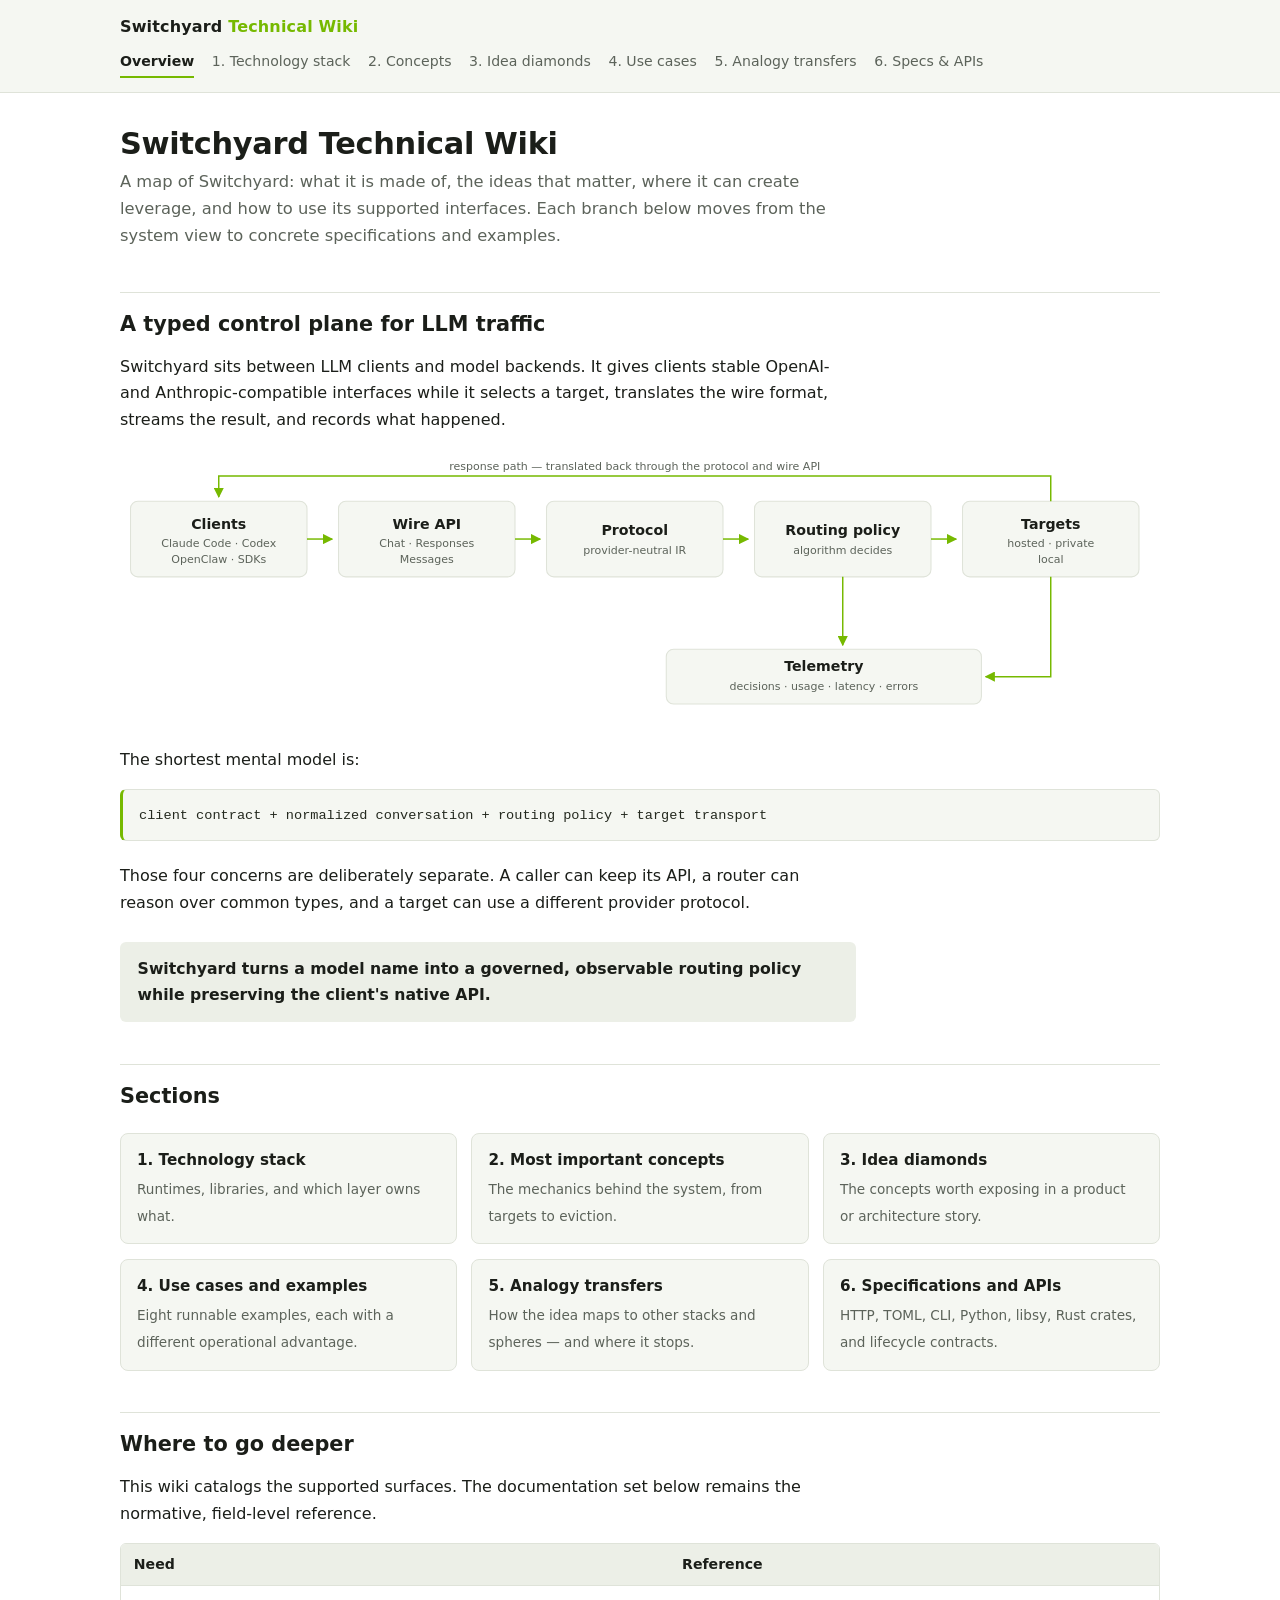
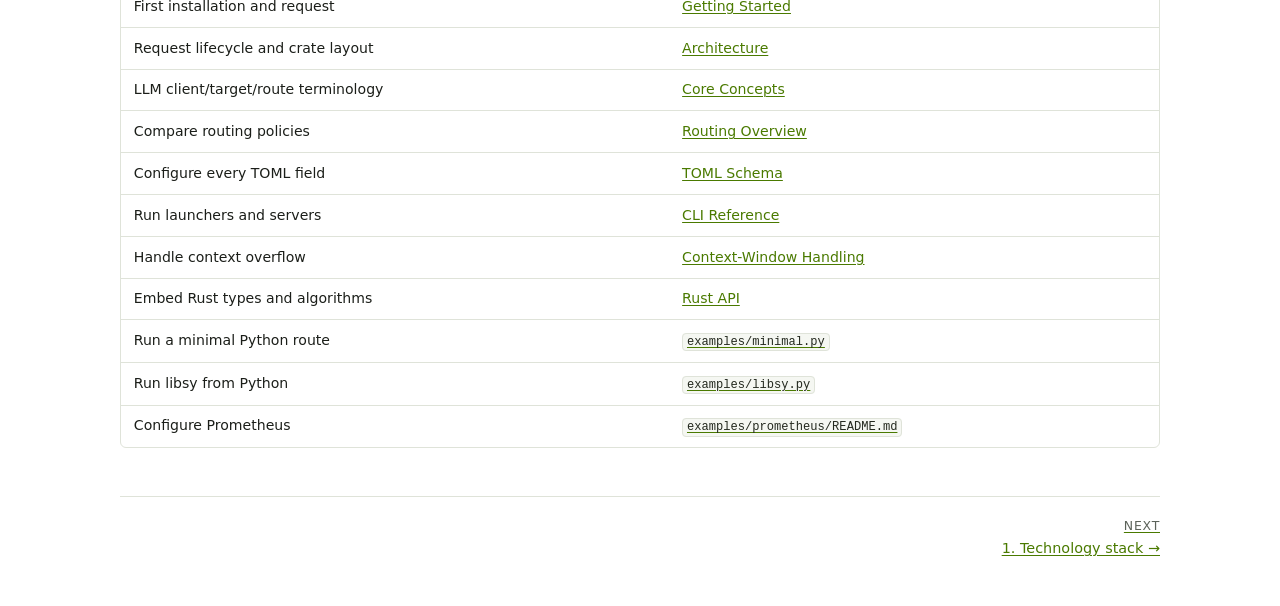
<file: wiki/index.html>
<!DOCTYPE html>
<html lang="en">
<head>
<meta charset="utf-8">
<meta name="viewport" content="width=device-width, initial-scale=1">
<title>Switchyard Technical Wiki</title>
<link rel="stylesheet" href="style.css">
</head>
<body>

<header class="topbar">
  <div class="topbar-inner">
    <a class="brand" href="index.html">Switchyard <span>Technical Wiki</span></a>
    <nav class="sitenav">
      <a href="index.html" aria-current="page">Overview</a>
      <a href="stack.html">1. Technology stack</a>
      <a href="concepts.html">2. Concepts</a>
      <a href="idea-diamonds.html">3. Idea diamonds</a>
      <a href="use-cases.html">4. Use cases</a>
      <a href="analogies.html">5. Analogy transfers</a>
      <a href="specs.html">6. Specs &amp; APIs</a>
    </nav>
  </div>
</header>

<main>

<h1>Switchyard Technical Wiki</h1>

<p class="lede">A map of Switchyard: what it is made of, the ideas that matter, where it can
create leverage, and how to use its supported interfaces. Each branch below moves from the
system view to concrete specifications and examples.</p>

<h2 id="what-it-is">A typed control plane for LLM traffic</h2>

<p>Switchyard sits between LLM clients and model backends. It gives clients stable OpenAI- and
Anthropic-compatible interfaces while it selects a target, translates the wire format, streams
the result, and records what happened.</p>

<div class="diagram">
<svg viewBox="0 0 990 250" role="img" aria-labelledby="flow-title flow-desc">
  <title id="flow-title">Switchyard request and response path</title>
  <desc id="flow-desc">Clients call a wire API, which decodes into a provider-neutral protocol.
  A routing policy selects a target. Responses travel back along the same path, and both the
  policy and the targets emit telemetry.</desc>
  <defs>
    <marker id="arrow" viewBox="0 0 10 10" refX="9" refY="5" markerWidth="7" markerHeight="7" orient="auto-start-reverse">
      <path class="arrowhead" d="M 0 0 L 10 5 L 0 10 z"></path>
    </marker>
  </defs>

  <g class="node">
    <rect x="10" y="44" width="168" height="72" rx="7"></rect>
    <text class="t" x="94" y="70" text-anchor="middle">Clients</text>
    <text class="s" x="94" y="88" text-anchor="middle">Claude Code · Codex</text>
    <text class="s" x="94" y="103" text-anchor="middle">OpenClaw · SDKs</text>
  </g>
  <g class="node">
    <rect x="208" y="44" width="168" height="72" rx="7"></rect>
    <text class="t" x="292" y="70" text-anchor="middle">Wire API</text>
    <text class="s" x="292" y="88" text-anchor="middle">Chat · Responses</text>
    <text class="s" x="292" y="103" text-anchor="middle">Messages</text>
  </g>
  <g class="node">
    <rect x="406" y="44" width="168" height="72" rx="7"></rect>
    <text class="t" x="490" y="76" text-anchor="middle">Protocol</text>
    <text class="s" x="490" y="94" text-anchor="middle">provider-neutral IR</text>
  </g>
  <g class="node">
    <rect x="604" y="44" width="168" height="72" rx="7"></rect>
    <text class="t" x="688" y="76" text-anchor="middle">Routing policy</text>
    <text class="s" x="688" y="94" text-anchor="middle">algorithm decides</text>
  </g>
  <g class="node">
    <rect x="802" y="44" width="168" height="72" rx="7"></rect>
    <text class="t" x="886" y="70" text-anchor="middle">Targets</text>
    <text class="s" x="886" y="88" text-anchor="middle">hosted · private</text>
    <text class="s" x="886" y="103" text-anchor="middle">local</text>
  </g>
  <g class="node">
    <rect x="520" y="185" width="300" height="52" rx="7"></rect>
    <text class="t" x="670" y="206" text-anchor="middle">Telemetry</text>
    <text class="s" x="670" y="224" text-anchor="middle">decisions · usage · latency · errors</text>
  </g>

  <path class="edge" marker-end="url(#arrow)" d="M 178 80 H 202"></path>
  <path class="edge" marker-end="url(#arrow)" d="M 376 80 H 400"></path>
  <path class="edge" marker-end="url(#arrow)" d="M 574 80 H 598"></path>
  <path class="edge" marker-end="url(#arrow)" d="M 772 80 H 796"></path>

  <path class="edge" marker-end="url(#arrow)" d="M 886 44 V 20 H 94 V 40"></path>
  <text class="edge-label" x="490" y="14" text-anchor="middle">response path — translated back through the protocol and wire API</text>

  <path class="edge" marker-end="url(#arrow)" d="M 688 116 V 181"></path>
  <path class="edge" marker-end="url(#arrow)" d="M 886 116 V 211 H 824"></path>
</svg>
</div>

<p>The shortest mental model is:</p>

<pre><code>client contract + normalized conversation + routing policy + target transport</code></pre>

<p>Those four concerns are deliberately separate. A caller can keep its API, a router can reason
over common types, and a target can use a different provider protocol.</p>

<div class="takeaway">
<p><strong>Switchyard turns a model name into a governed, observable routing policy while
preserving the client's native API.</strong></p>
</div>

<h2 id="sections">Sections</h2>

<ul class="cards">
  <li><a href="stack.html"><strong>1. Technology stack</strong><span>Runtimes, libraries, and which layer owns what.</span></a></li>
  <li><a href="concepts.html"><strong>2. Most important concepts</strong><span>The mechanics behind the system, from targets to eviction.</span></a></li>
  <li><a href="idea-diamonds.html"><strong>3. Idea diamonds</strong><span>The concepts worth exposing in a product or architecture story.</span></a></li>
  <li><a href="use-cases.html"><strong>4. Use cases and examples</strong><span>Eight runnable examples, each with a different operational advantage.</span></a></li>
  <li><a href="analogies.html"><strong>5. Analogy transfers</strong><span>How the idea maps to other stacks and spheres — and where it stops.</span></a></li>
  <li><a href="specs.html"><strong>6. Specifications and APIs</strong><span>HTTP, TOML, CLI, Python, libsy, Rust crates, and lifecycle contracts.</span></a></li>
</ul>

<h2 id="navigation-index">Where to go deeper</h2>

<p>This wiki catalogs the supported surfaces. The documentation set below remains the normative,
field-level reference.</p>

<div class="table-wrap">
<table>
<thead><tr><th>Need</th><th>Reference</th></tr></thead>
<tbody>
<tr><td>First installation and request</td><td><a href="../docs/getting_started.md">Getting Started</a></td></tr>
<tr><td>Request lifecycle and crate layout</td><td><a href="../docs/architecture.md">Architecture</a></td></tr>
<tr><td>LLM client/target/route terminology</td><td><a href="../docs/core_concepts.md">Core Concepts</a></td></tr>
<tr><td>Compare routing policies</td><td><a href="../docs/routing_algorithms/overview.md">Routing Overview</a></td></tr>
<tr><td>Configure every TOML field</td><td><a href="../docs/reference/toml_schema.md">TOML Schema</a></td></tr>
<tr><td>Run launchers and servers</td><td><a href="../docs/cli_reference.md">CLI Reference</a></td></tr>
<tr><td>Handle context overflow</td><td><a href="../docs/operations/context_window.md">Context-Window Handling</a></td></tr>
<tr><td>Embed Rust types and algorithms</td><td><a href="../docs/reference/rust_api.md">Rust API</a></td></tr>
<tr><td>Run a minimal Python route</td><td><a href="../examples/minimal.py"><code>examples/minimal.py</code></a></td></tr>
<tr><td>Run libsy from Python</td><td><a href="../examples/libsy.py"><code>examples/libsy.py</code></a></td></tr>
<tr><td>Configure Prometheus</td><td><a href="../examples/prometheus/README.md"><code>examples/prometheus/README.md</code></a></td></tr>
</tbody>
</table>
</div>

<nav class="pagenav">
  <a class="next" href="stack.html"><span>Next</span>1. Technology stack →</a>
</nav>

</main>
</body>
</html>
</file>
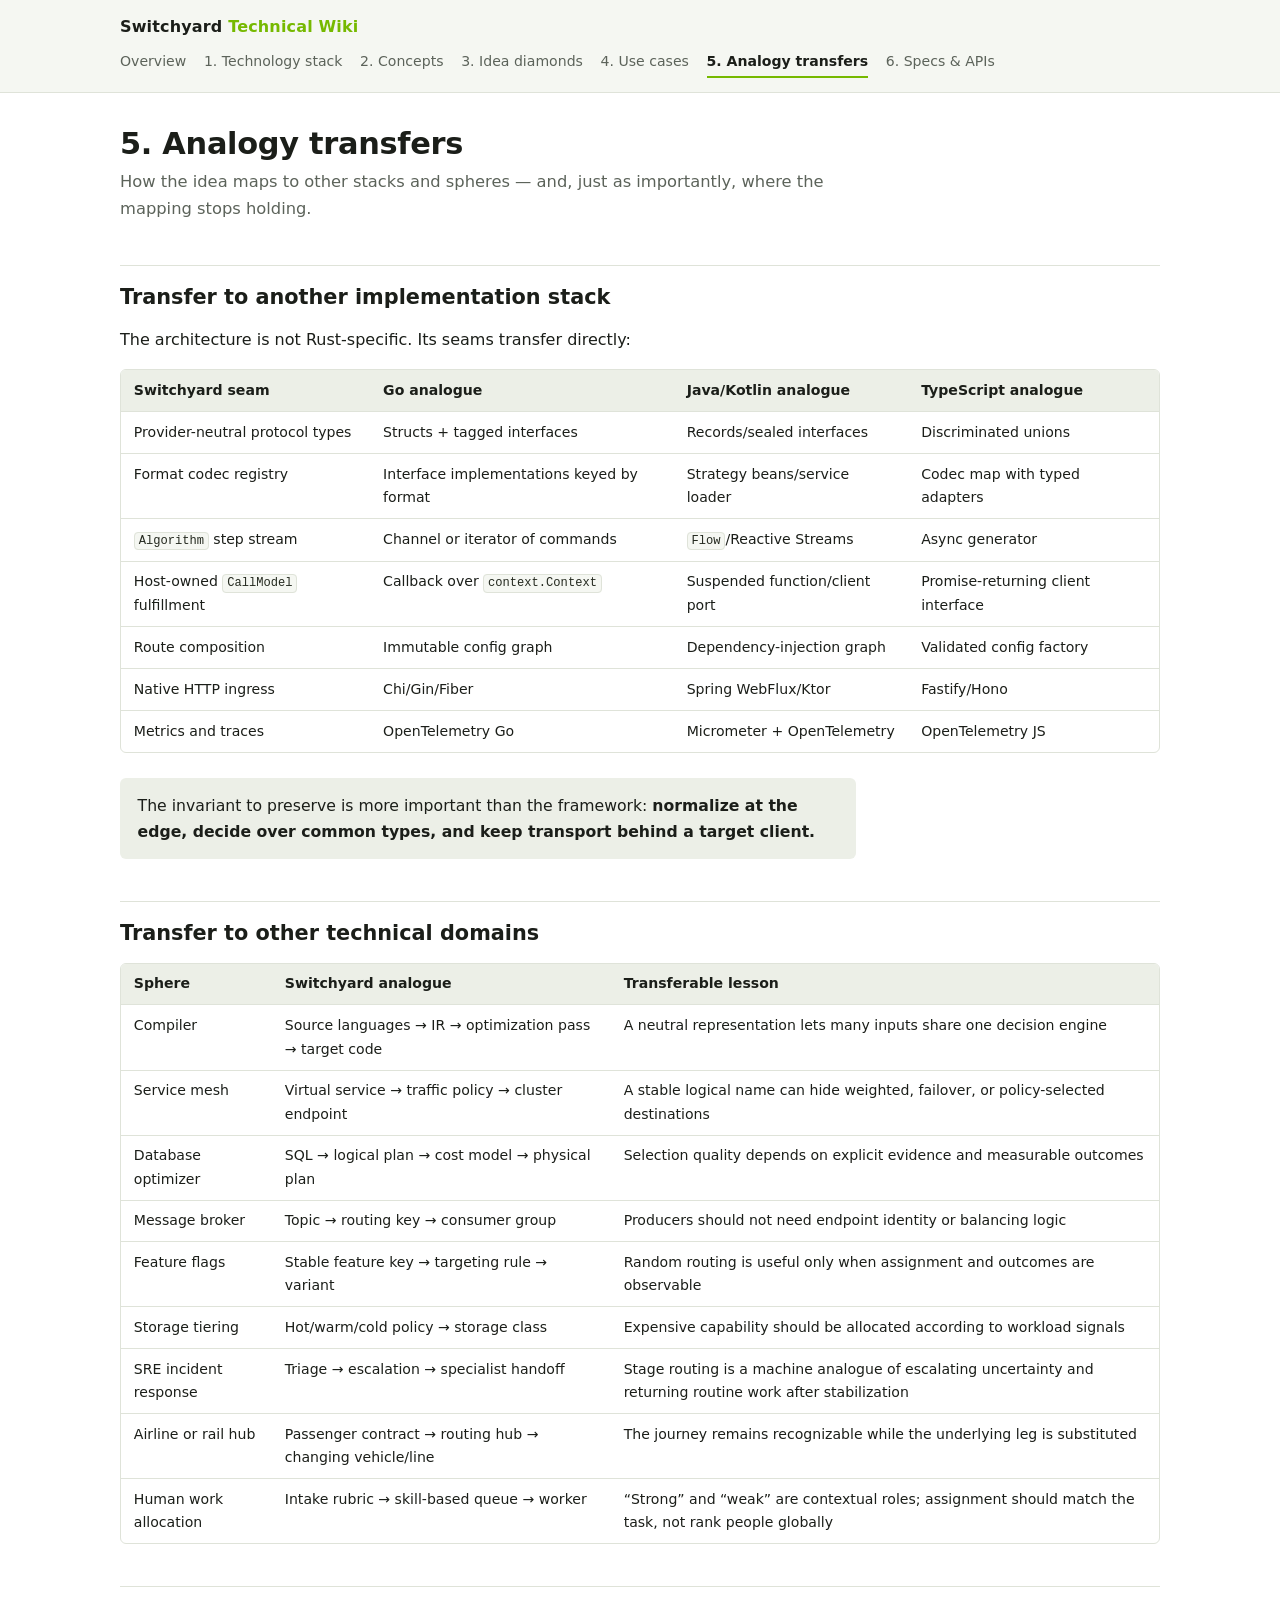
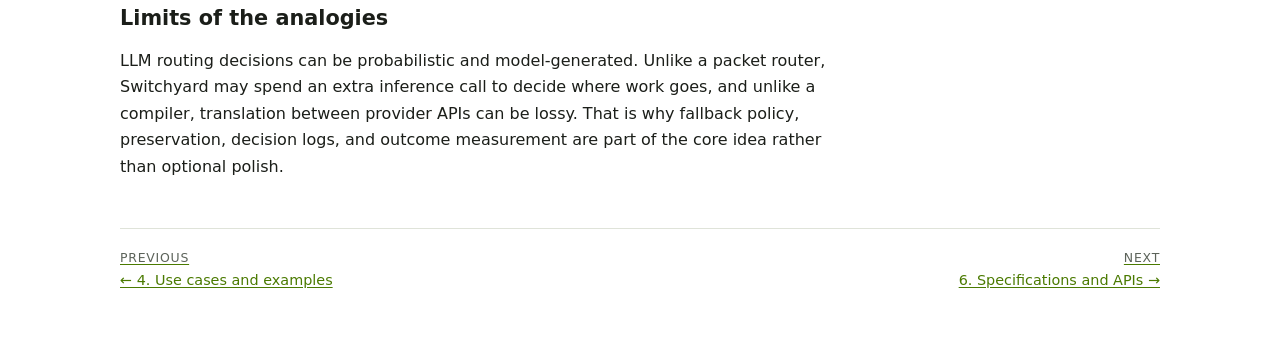
<file: wiki/analogies.html>
<!DOCTYPE html>
<html lang="en">
<head>
<meta charset="utf-8">
<meta name="viewport" content="width=device-width, initial-scale=1">
<title>Analogy transfers — Switchyard Technical Wiki</title>
<link rel="stylesheet" href="style.css">
</head>
<body>

<header class="topbar">
  <div class="topbar-inner">
    <a class="brand" href="index.html">Switchyard <span>Technical Wiki</span></a>
    <nav class="sitenav">
      <a href="index.html">Overview</a>
      <a href="stack.html">1. Technology stack</a>
      <a href="concepts.html">2. Concepts</a>
      <a href="idea-diamonds.html">3. Idea diamonds</a>
      <a href="use-cases.html">4. Use cases</a>
      <a href="analogies.html" aria-current="page">5. Analogy transfers</a>
      <a href="specs.html">6. Specs &amp; APIs</a>
    </nav>
  </div>
</header>

<main>

<h1>5. Analogy transfers</h1>

<p class="lede">How the idea maps to other stacks and spheres — and, just as importantly, where
the mapping stops holding.</p>

<h2 id="other-stacks">Transfer to another implementation stack</h2>

<p>The architecture is not Rust-specific. Its seams transfer directly:</p>

<div class="table-wrap">
<table>
<thead><tr><th>Switchyard seam</th><th>Go analogue</th><th>Java/Kotlin analogue</th><th>TypeScript analogue</th></tr></thead>
<tbody>
<tr><td>Provider-neutral protocol types</td><td>Structs + tagged interfaces</td><td>Records/sealed interfaces</td><td>Discriminated unions</td></tr>
<tr><td>Format codec registry</td><td>Interface implementations keyed by format</td><td>Strategy beans/service loader</td><td>Codec map with typed adapters</td></tr>
<tr><td><code>Algorithm</code> step stream</td><td>Channel or iterator of commands</td><td><code>Flow</code>/Reactive Streams</td><td>Async generator</td></tr>
<tr><td>Host-owned <code>CallModel</code> fulfillment</td><td>Callback over <code>context.Context</code></td><td>Suspended function/client port</td><td>Promise-returning client interface</td></tr>
<tr><td>Route composition</td><td>Immutable config graph</td><td>Dependency-injection graph</td><td>Validated config factory</td></tr>
<tr><td>Native HTTP ingress</td><td>Chi/Gin/Fiber</td><td>Spring WebFlux/Ktor</td><td>Fastify/Hono</td></tr>
<tr><td>Metrics and traces</td><td>OpenTelemetry Go</td><td>Micrometer + OpenTelemetry</td><td>OpenTelemetry JS</td></tr>
</tbody>
</table>
</div>

<div class="takeaway">
<p>The invariant to preserve is more important than the framework: <strong>normalize at the edge,
decide over common types, and keep transport behind a target client.</strong></p>
</div>

<h2 id="other-domains">Transfer to other technical domains</h2>

<div class="table-wrap">
<table>
<thead><tr><th>Sphere</th><th>Switchyard analogue</th><th>Transferable lesson</th></tr></thead>
<tbody>
<tr><td>Compiler</td><td>Source languages → IR → optimization pass → target code</td><td>A neutral representation lets many inputs share one decision engine</td></tr>
<tr><td>Service mesh</td><td>Virtual service → traffic policy → cluster endpoint</td><td>A stable logical name can hide weighted, failover, or policy-selected destinations</td></tr>
<tr><td>Database optimizer</td><td>SQL → logical plan → cost model → physical plan</td><td>Selection quality depends on explicit evidence and measurable outcomes</td></tr>
<tr><td>Message broker</td><td>Topic → routing key → consumer group</td><td>Producers should not need endpoint identity or balancing logic</td></tr>
<tr><td>Feature flags</td><td>Stable feature key → targeting rule → variant</td><td>Random routing is useful only when assignment and outcomes are observable</td></tr>
<tr><td>Storage tiering</td><td>Hot/warm/cold policy → storage class</td><td>Expensive capability should be allocated according to workload signals</td></tr>
<tr><td>SRE incident response</td><td>Triage → escalation → specialist handoff</td><td>Stage routing is a machine analogue of escalating uncertainty and returning routine work after stabilization</td></tr>
<tr><td>Airline or rail hub</td><td>Passenger contract → routing hub → changing vehicle/line</td><td>The journey remains recognizable while the underlying leg is substituted</td></tr>
<tr><td>Human work allocation</td><td>Intake rubric → skill-based queue → worker</td><td>“Strong” and “weak” are contextual roles; assignment should match the task, not rank people globally</td></tr>
</tbody>
</table>
</div>

<h2 id="limits">Limits of the analogies</h2>

<p>LLM routing decisions can be probabilistic and model-generated. Unlike a packet router,
Switchyard may spend an extra inference call to decide where work goes, and unlike a compiler,
translation between provider APIs can be lossy. That is why fallback policy, preservation,
decision logs, and outcome measurement are part of the core idea rather than optional polish.</p>

<nav class="pagenav">
  <a class="prev" href="use-cases.html"><span>Previous</span>← 4. Use cases and examples</a>
  <a class="next" href="specs.html"><span>Next</span>6. Specifications and APIs →</a>
</nav>

</main>
</body>
</html>
</file>
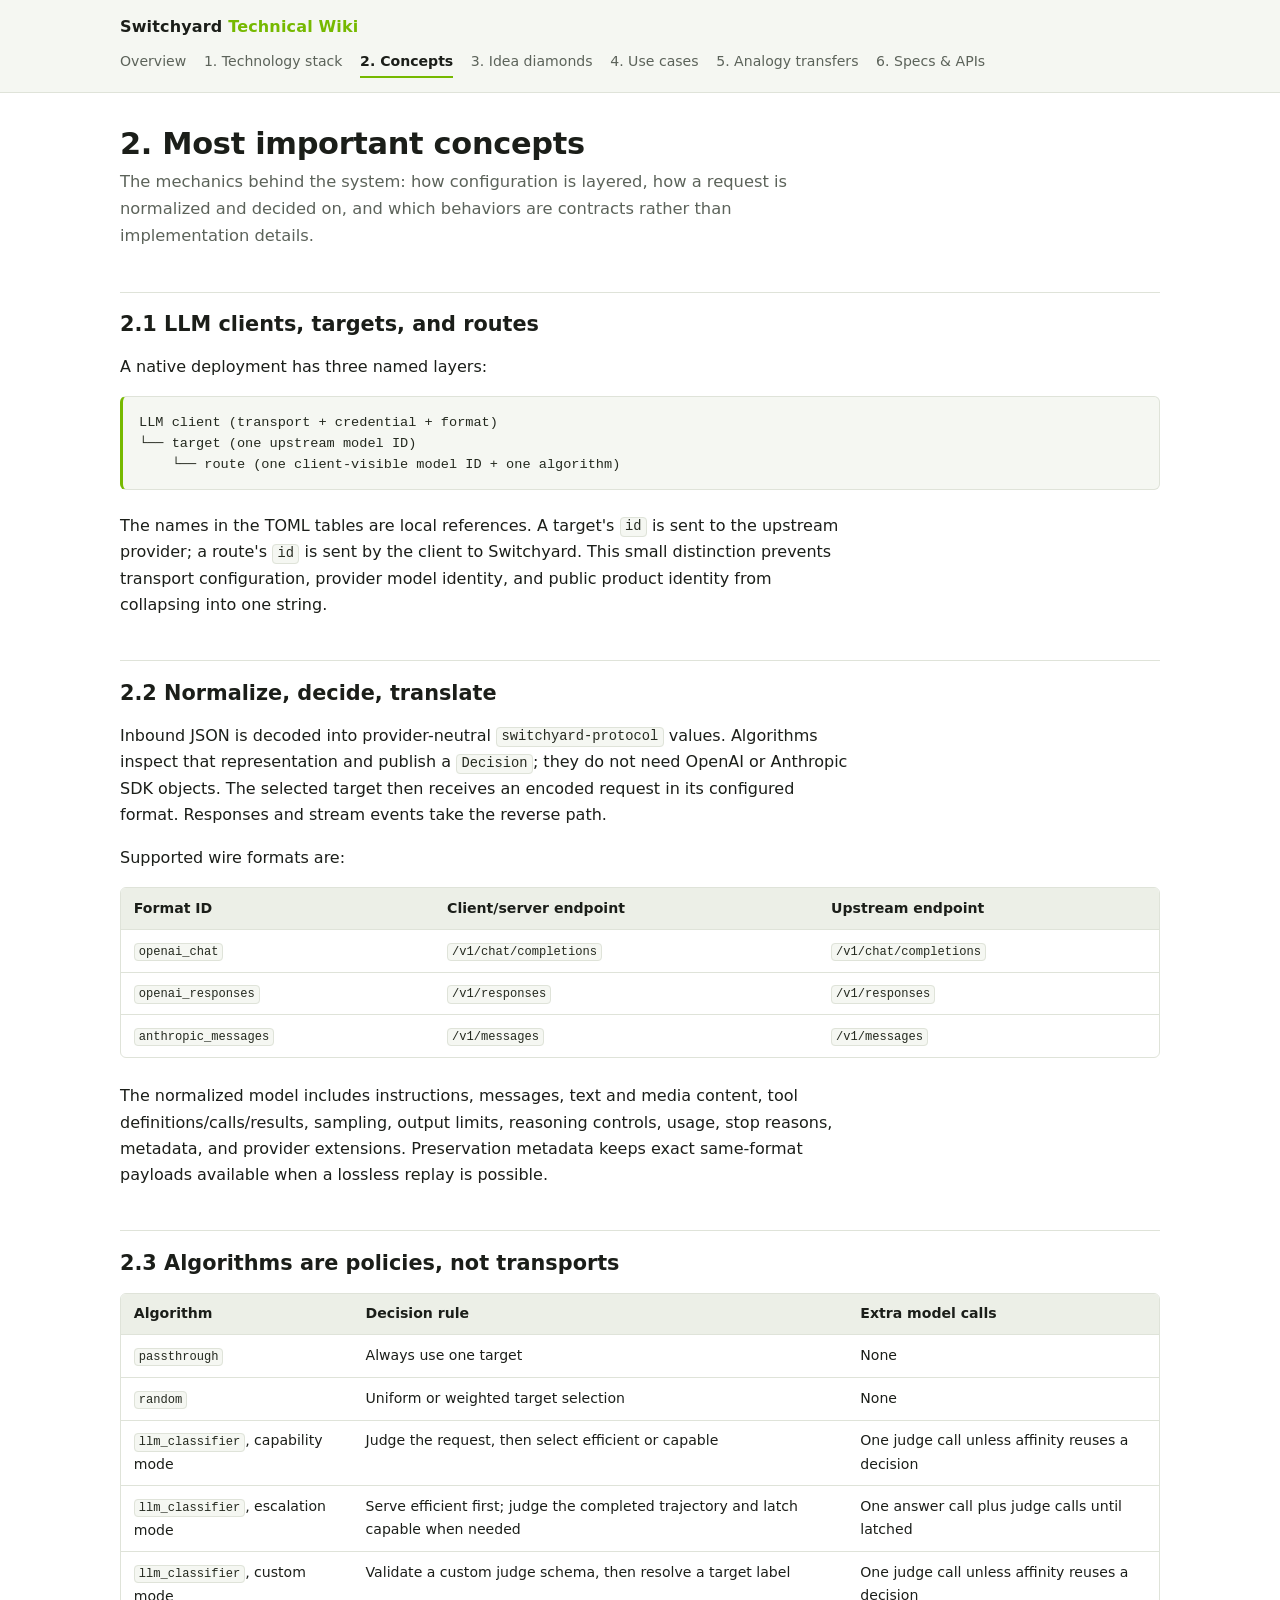
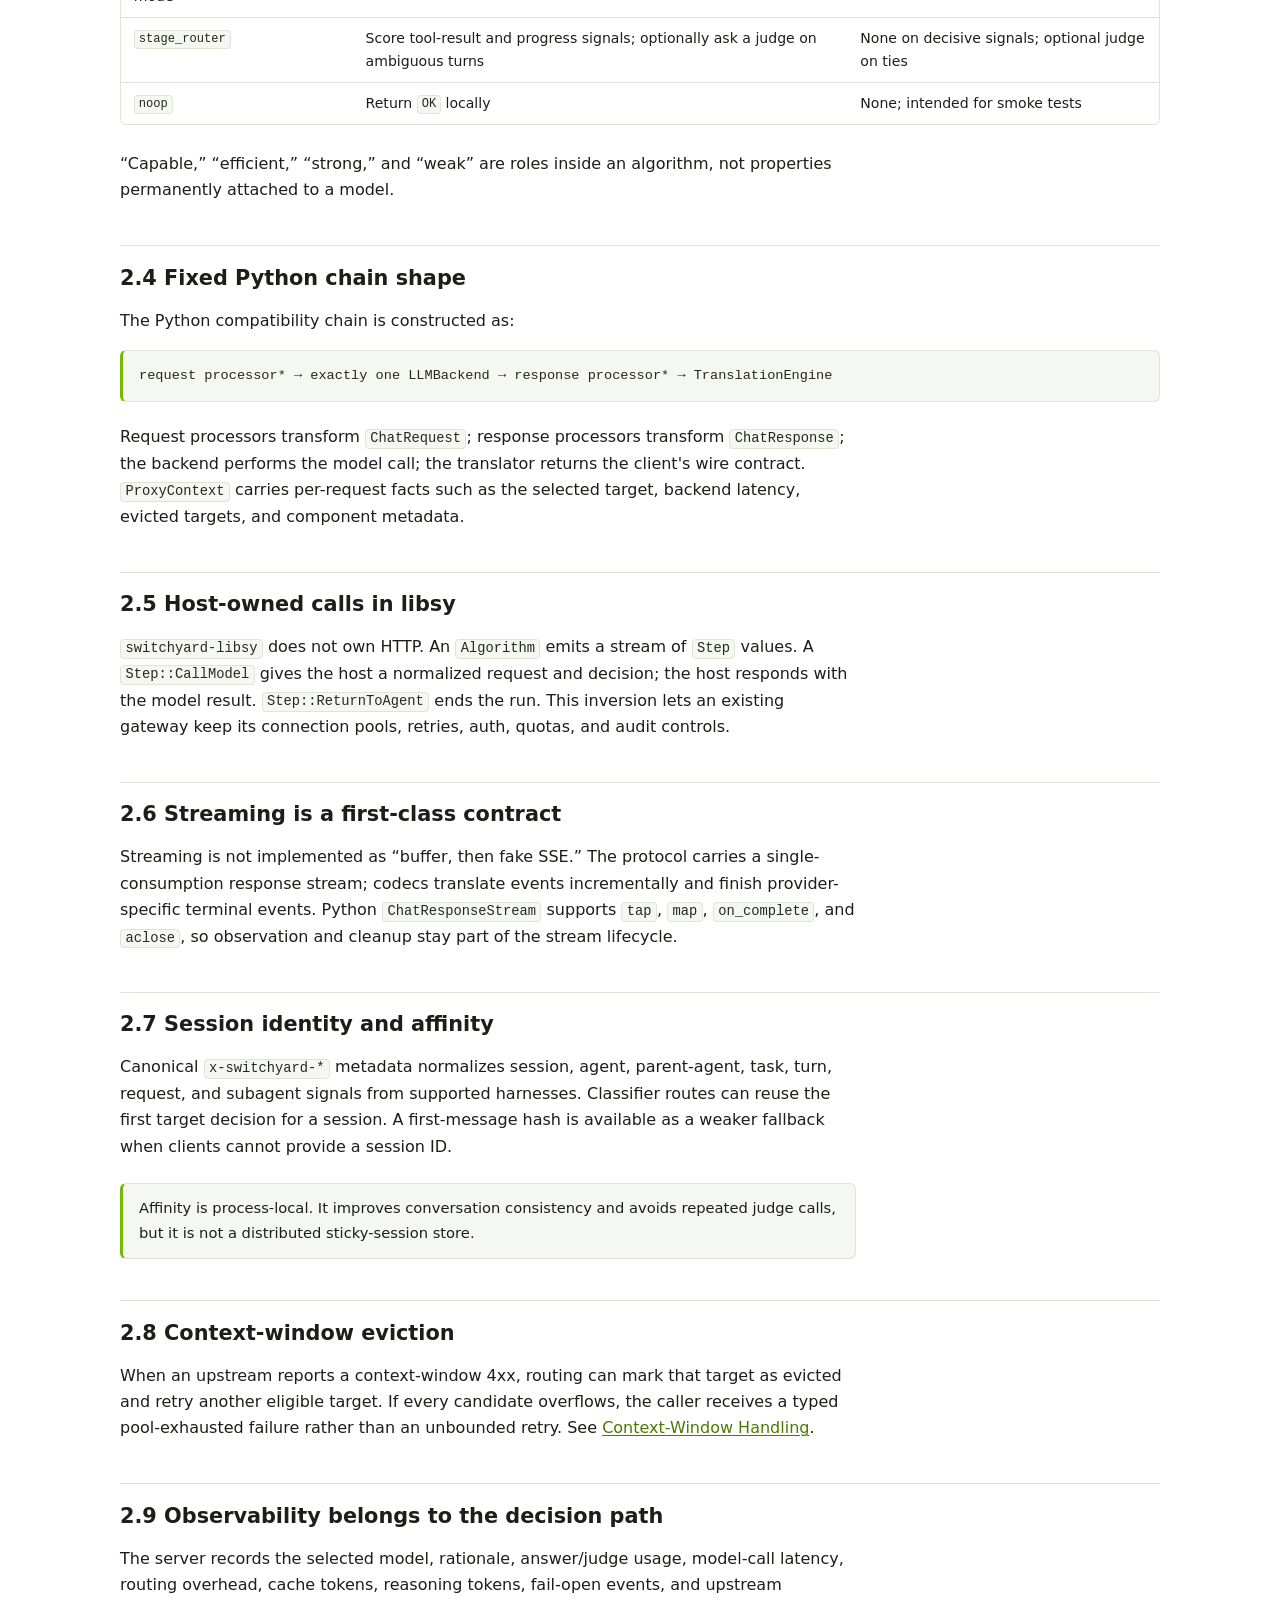
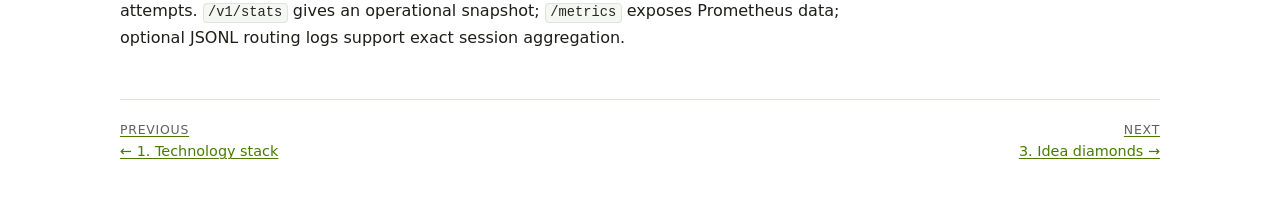
<file: wiki/concepts.html>
<!DOCTYPE html>
<html lang="en">
<head>
<meta charset="utf-8">
<meta name="viewport" content="width=device-width, initial-scale=1">
<title>Most important concepts — Switchyard Technical Wiki</title>
<link rel="stylesheet" href="style.css">
</head>
<body>

<header class="topbar">
  <div class="topbar-inner">
    <a class="brand" href="index.html">Switchyard <span>Technical Wiki</span></a>
    <nav class="sitenav">
      <a href="index.html">Overview</a>
      <a href="stack.html">1. Technology stack</a>
      <a href="concepts.html" aria-current="page">2. Concepts</a>
      <a href="idea-diamonds.html">3. Idea diamonds</a>
      <a href="use-cases.html">4. Use cases</a>
      <a href="analogies.html">5. Analogy transfers</a>
      <a href="specs.html">6. Specs &amp; APIs</a>
    </nav>
  </div>
</header>

<main>

<h1>2. Most important concepts</h1>

<p class="lede">The mechanics behind the system: how configuration is layered, how a request is
normalized and decided on, and which behaviors are contracts rather than implementation
details.</p>

<h2 id="clients-targets-routes">2.1 LLM clients, targets, and routes</h2>

<p>A native deployment has three named layers:</p>

<pre><code>LLM client (transport + credential + format)
└── target (one upstream model ID)
    └── route (one client-visible model ID + one algorithm)</code></pre>

<p>The names in the TOML tables are local references. A target's <code>id</code> is sent to the
upstream provider; a route's <code>id</code> is sent by the client to Switchyard. This small
distinction prevents transport configuration, provider model identity, and public product
identity from collapsing into one string.</p>

<h2 id="normalize-decide-translate">2.2 Normalize, decide, translate</h2>

<p>Inbound JSON is decoded into provider-neutral <code>switchyard-protocol</code> values.
Algorithms inspect that representation and publish a <code>Decision</code>; they do not need
OpenAI or Anthropic SDK objects. The selected target then receives an encoded request in its
configured format. Responses and stream events take the reverse path.</p>

<p>Supported wire formats are:</p>

<div class="table-wrap">
<table>
<thead><tr><th>Format ID</th><th>Client/server endpoint</th><th>Upstream endpoint</th></tr></thead>
<tbody>
<tr><td><code>openai_chat</code></td><td><code>/v1/chat/completions</code></td><td><code>/v1/chat/completions</code></td></tr>
<tr><td><code>openai_responses</code></td><td><code>/v1/responses</code></td><td><code>/v1/responses</code></td></tr>
<tr><td><code>anthropic_messages</code></td><td><code>/v1/messages</code></td><td><code>/v1/messages</code></td></tr>
</tbody>
</table>
</div>

<p>The normalized model includes instructions, messages, text and media content, tool
definitions/calls/results, sampling, output limits, reasoning controls, usage, stop reasons,
metadata, and provider extensions. Preservation metadata keeps exact same-format payloads
available when a lossless replay is possible.</p>

<h2 id="algorithms-are-policies">2.3 Algorithms are policies, not transports</h2>

<div class="table-wrap">
<table>
<thead><tr><th>Algorithm</th><th>Decision rule</th><th>Extra model calls</th></tr></thead>
<tbody>
<tr><td><code>passthrough</code></td><td>Always use one target</td><td>None</td></tr>
<tr><td><code>random</code></td><td>Uniform or weighted target selection</td><td>None</td></tr>
<tr><td><code>llm_classifier</code>, capability mode</td><td>Judge the request, then select efficient or capable</td><td>One judge call unless affinity reuses a decision</td></tr>
<tr><td><code>llm_classifier</code>, escalation mode</td><td>Serve efficient first; judge the completed trajectory and latch capable when needed</td><td>One answer call plus judge calls until latched</td></tr>
<tr><td><code>llm_classifier</code>, custom mode</td><td>Validate a custom judge schema, then resolve a target label</td><td>One judge call unless affinity reuses a decision</td></tr>
<tr><td><code>stage_router</code></td><td>Score tool-result and progress signals; optionally ask a judge on ambiguous turns</td><td>None on decisive signals; optional judge on ties</td></tr>
<tr><td><code>noop</code></td><td>Return <code>OK</code> locally</td><td>None; intended for smoke tests</td></tr>
</tbody>
</table>
</div>

<p>“Capable,” “efficient,” “strong,” and “weak” are roles inside an algorithm, not properties
permanently attached to a model.</p>

<h2 id="python-chain-shape">2.4 Fixed Python chain shape</h2>

<p>The Python compatibility chain is constructed as:</p>

<pre><code>request processor* → exactly one LLMBackend → response processor* → TranslationEngine</code></pre>

<p>Request processors transform <code>ChatRequest</code>; response processors transform
<code>ChatResponse</code>; the backend performs the model call; the translator returns the
client's wire contract. <code>ProxyContext</code> carries per-request facts such as the selected
target, backend latency, evicted targets, and component metadata.</p>

<h2 id="host-owned-calls">2.5 Host-owned calls in libsy</h2>

<p><code>switchyard-libsy</code> does not own HTTP. An <code>Algorithm</code> emits a stream of
<code>Step</code> values. A <code>Step::CallModel</code> gives the host a normalized request and
decision; the host responds with the model result. <code>Step::ReturnToAgent</code> ends the run.
This inversion lets an existing gateway keep its connection pools, retries, auth, quotas, and
audit controls.</p>

<h2 id="streaming-contract">2.6 Streaming is a first-class contract</h2>

<p>Streaming is not implemented as “buffer, then fake SSE.” The protocol carries a
single-consumption response stream; codecs translate events incrementally and finish
provider-specific terminal events. Python <code>ChatResponseStream</code> supports
<code>tap</code>, <code>map</code>, <code>on_complete</code>, and <code>aclose</code>, so
observation and cleanup stay part of the stream lifecycle.</p>

<h2 id="session-affinity">2.7 Session identity and affinity</h2>

<p>Canonical <code>x-switchyard-*</code> metadata normalizes session, agent, parent-agent, task,
turn, request, and subagent signals from supported harnesses. Classifier routes can reuse the
first target decision for a session. A first-message hash is available as a weaker fallback when
clients cannot provide a session ID.</p>

<div class="note">
<p>Affinity is process-local. It improves conversation consistency and avoids repeated judge
calls, but it is not a distributed sticky-session store.</p>
</div>

<h2 id="context-window-eviction">2.8 Context-window eviction</h2>

<p>When an upstream reports a context-window 4xx, routing can mark that target as evicted and
retry another eligible target. If every candidate overflows, the caller receives a typed
pool-exhausted failure rather than an unbounded retry. See
<a href="../docs/operations/context_window.md">Context-Window Handling</a>.</p>

<h2 id="observability">2.9 Observability belongs to the decision path</h2>

<p>The server records the selected model, rationale, answer/judge usage, model-call latency,
routing overhead, cache tokens, reasoning tokens, fail-open events, and upstream attempts.
<code>/v1/stats</code> gives an operational snapshot; <code>/metrics</code> exposes Prometheus
data; optional JSONL routing logs support exact session aggregation.</p>

<nav class="pagenav">
  <a class="prev" href="stack.html"><span>Previous</span>← 1. Technology stack</a>
  <a class="next" href="idea-diamonds.html"><span>Next</span>3. Idea diamonds →</a>
</nav>

</main>
</body>
</html>
</file>
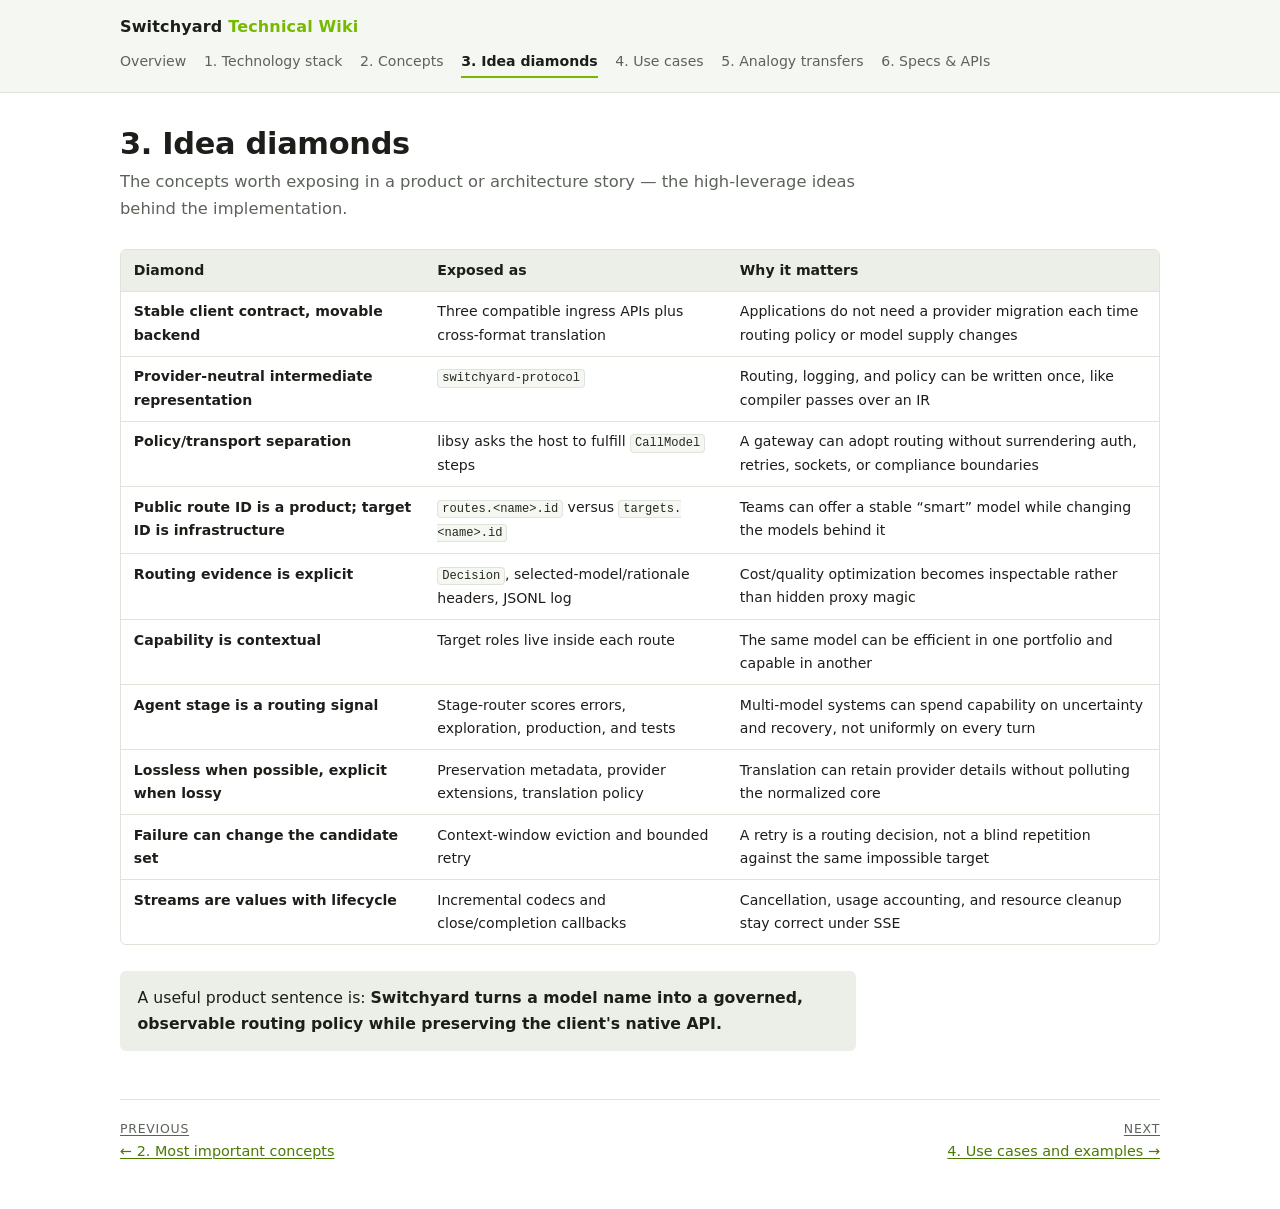
<file: wiki/idea-diamonds.html>
<!DOCTYPE html>
<html lang="en">
<head>
<meta charset="utf-8">
<meta name="viewport" content="width=device-width, initial-scale=1">
<title>Idea diamonds — Switchyard Technical Wiki</title>
<link rel="stylesheet" href="style.css">
</head>
<body>

<header class="topbar">
  <div class="topbar-inner">
    <a class="brand" href="index.html">Switchyard <span>Technical Wiki</span></a>
    <nav class="sitenav">
      <a href="index.html">Overview</a>
      <a href="stack.html">1. Technology stack</a>
      <a href="concepts.html">2. Concepts</a>
      <a href="idea-diamonds.html" aria-current="page">3. Idea diamonds</a>
      <a href="use-cases.html">4. Use cases</a>
      <a href="analogies.html">5. Analogy transfers</a>
      <a href="specs.html">6. Specs &amp; APIs</a>
    </nav>
  </div>
</header>

<main>

<h1>3. Idea diamonds</h1>

<p class="lede">The concepts worth exposing in a product or architecture story — the high-leverage
ideas behind the implementation.</p>

<div class="table-wrap">
<table>
<thead><tr><th>Diamond</th><th>Exposed as</th><th>Why it matters</th></tr></thead>
<tbody>
<tr>
  <td><strong>Stable client contract, movable backend</strong></td>
  <td>Three compatible ingress APIs plus cross-format translation</td>
  <td>Applications do not need a provider migration each time routing policy or model supply changes</td>
</tr>
<tr>
  <td><strong>Provider-neutral intermediate representation</strong></td>
  <td><code>switchyard-protocol</code></td>
  <td>Routing, logging, and policy can be written once, like compiler passes over an IR</td>
</tr>
<tr>
  <td><strong>Policy/transport separation</strong></td>
  <td>libsy asks the host to fulfill <code>CallModel</code> steps</td>
  <td>A gateway can adopt routing without surrendering auth, retries, sockets, or compliance boundaries</td>
</tr>
<tr>
  <td><strong>Public route ID is a product; target ID is infrastructure</strong></td>
  <td><code>routes.&lt;name&gt;.id</code> versus <code>targets.&lt;name&gt;.id</code></td>
  <td>Teams can offer a stable “smart” model while changing the models behind it</td>
</tr>
<tr>
  <td><strong>Routing evidence is explicit</strong></td>
  <td><code>Decision</code>, selected-model/rationale headers, JSONL log</td>
  <td>Cost/quality optimization becomes inspectable rather than hidden proxy magic</td>
</tr>
<tr>
  <td><strong>Capability is contextual</strong></td>
  <td>Target roles live inside each route</td>
  <td>The same model can be efficient in one portfolio and capable in another</td>
</tr>
<tr>
  <td><strong>Agent stage is a routing signal</strong></td>
  <td>Stage-router scores errors, exploration, production, and tests</td>
  <td>Multi-model systems can spend capability on uncertainty and recovery, not uniformly on every turn</td>
</tr>
<tr>
  <td><strong>Lossless when possible, explicit when lossy</strong></td>
  <td>Preservation metadata, provider extensions, translation policy</td>
  <td>Translation can retain provider details without polluting the normalized core</td>
</tr>
<tr>
  <td><strong>Failure can change the candidate set</strong></td>
  <td>Context-window eviction and bounded retry</td>
  <td>A retry is a routing decision, not a blind repetition against the same impossible target</td>
</tr>
<tr>
  <td><strong>Streams are values with lifecycle</strong></td>
  <td>Incremental codecs and close/completion callbacks</td>
  <td>Cancellation, usage accounting, and resource cleanup stay correct under SSE</td>
</tr>
</tbody>
</table>
</div>

<div class="takeaway">
<p>A useful product sentence is: <strong>Switchyard turns a model name into a governed,
observable routing policy while preserving the client's native API.</strong></p>
</div>

<nav class="pagenav">
  <a class="prev" href="concepts.html"><span>Previous</span>← 2. Most important concepts</a>
  <a class="next" href="use-cases.html"><span>Next</span>4. Use cases and examples →</a>
</nav>

</main>
</body>
</html>
</file>
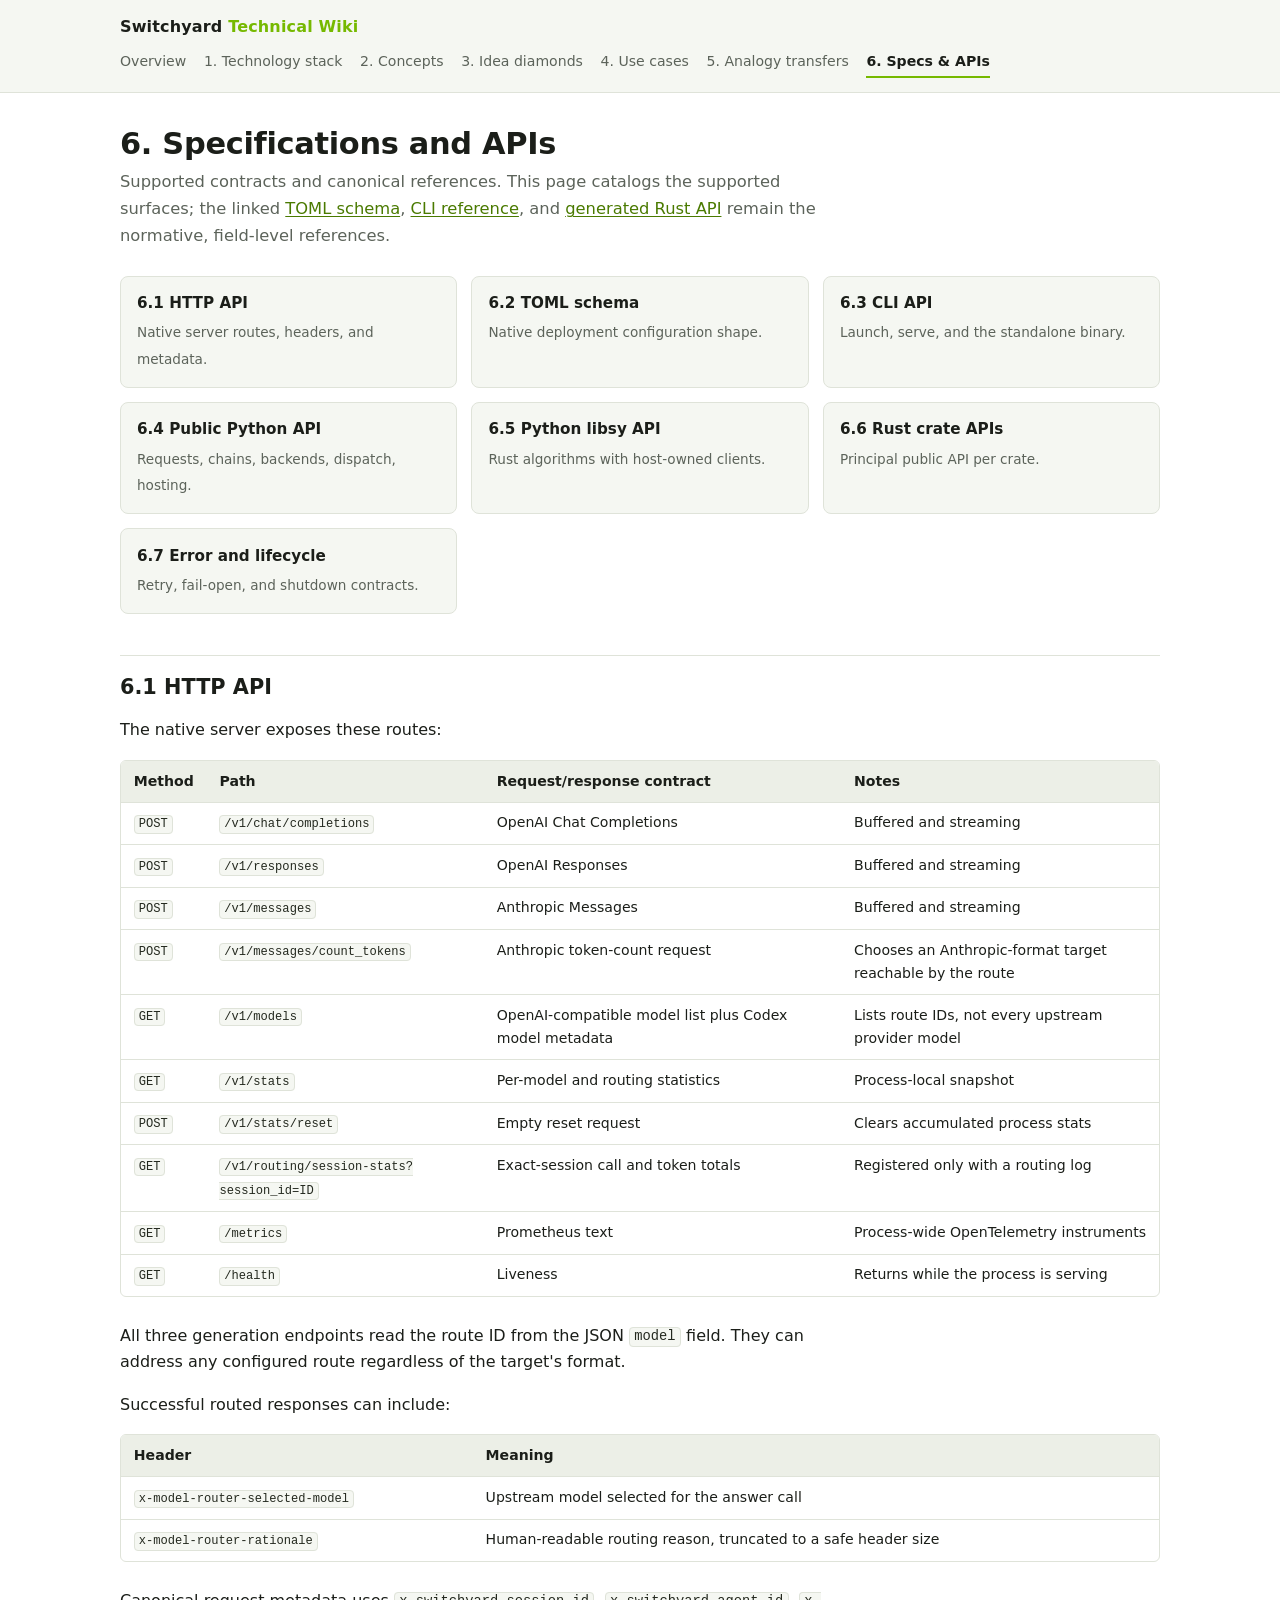
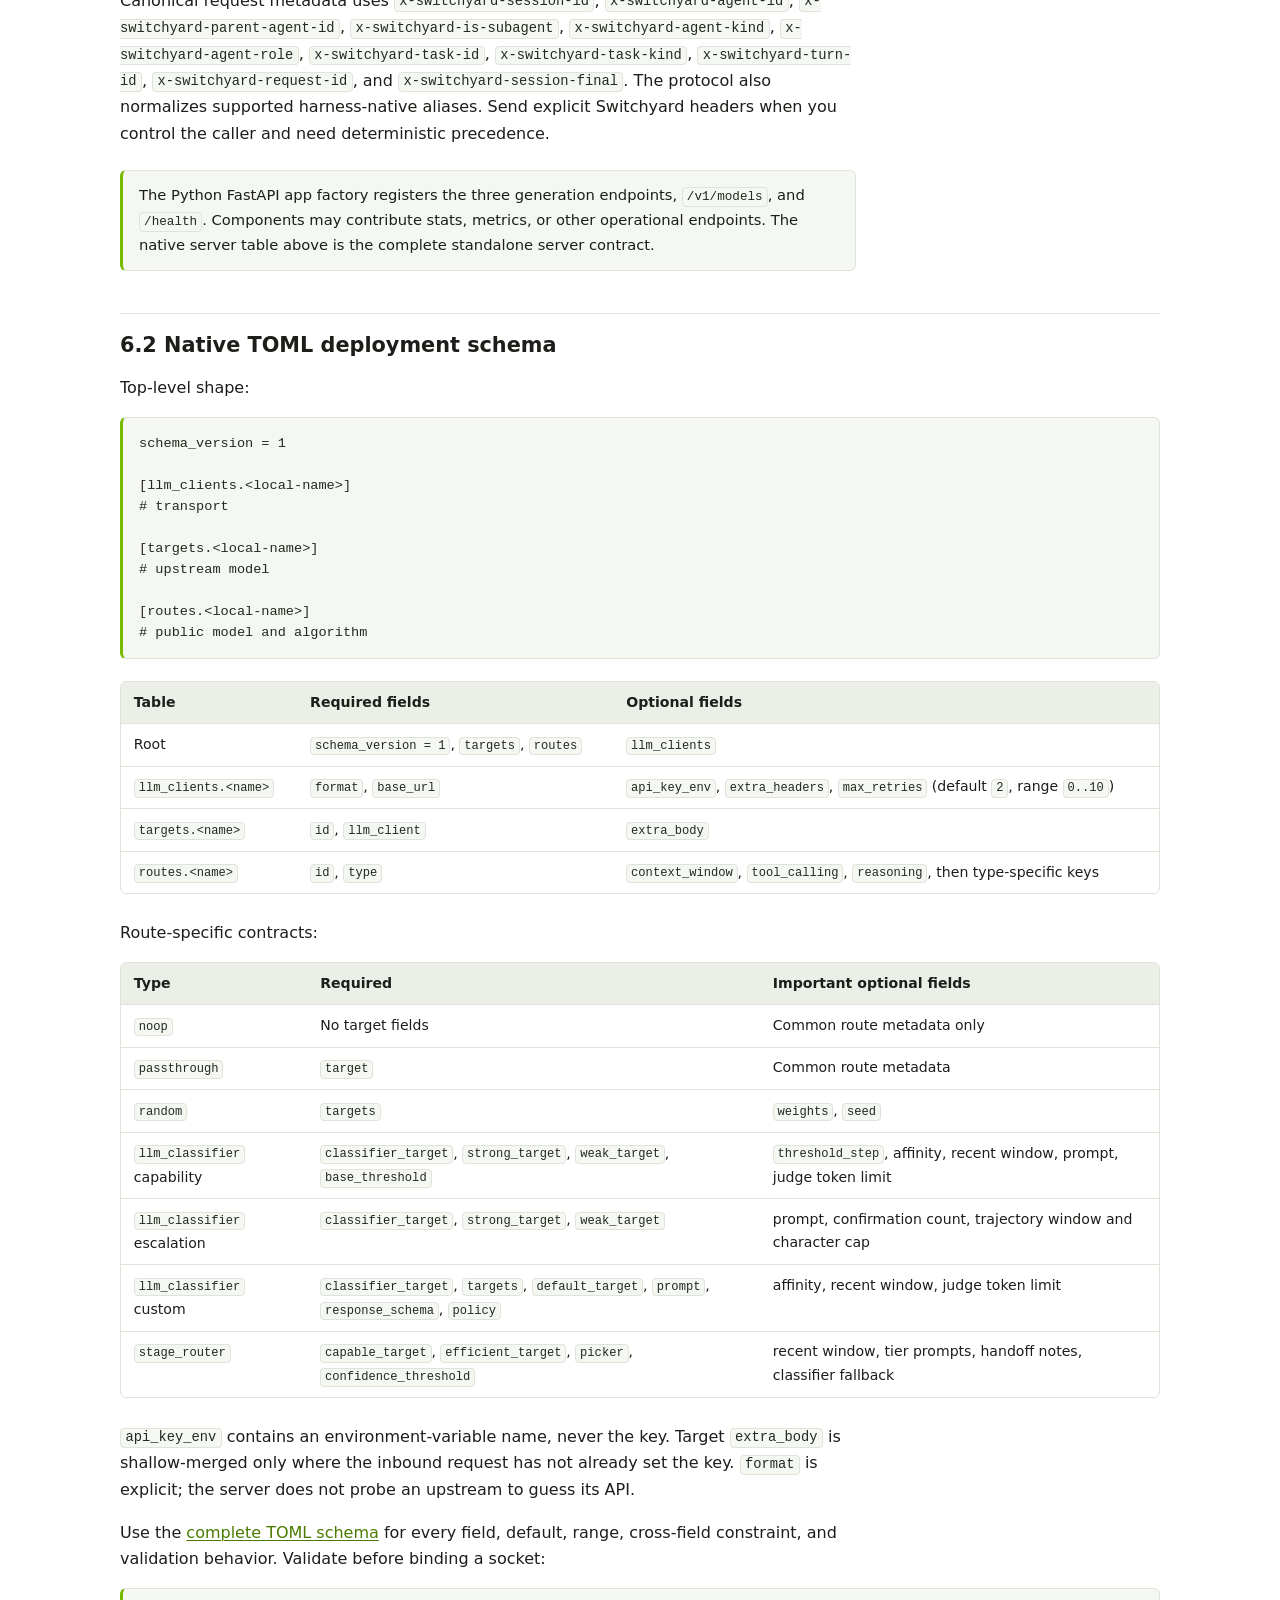
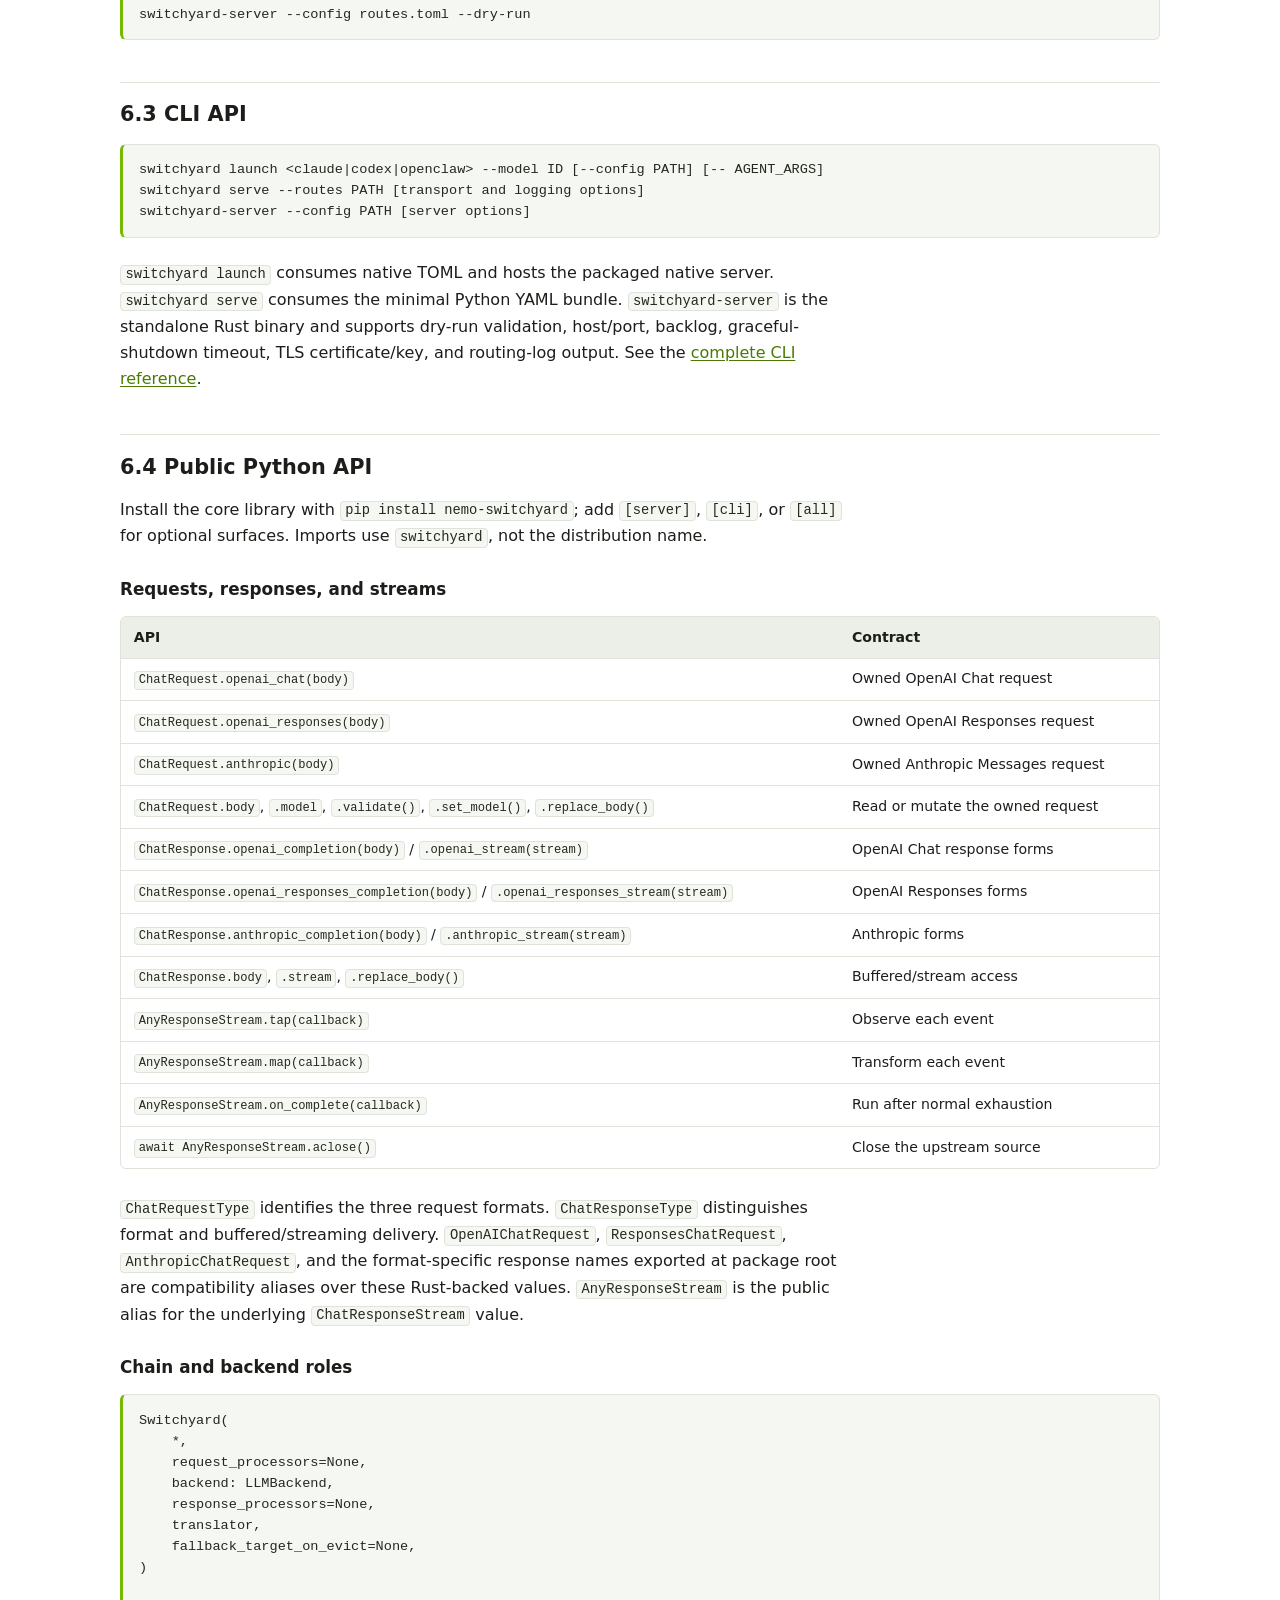
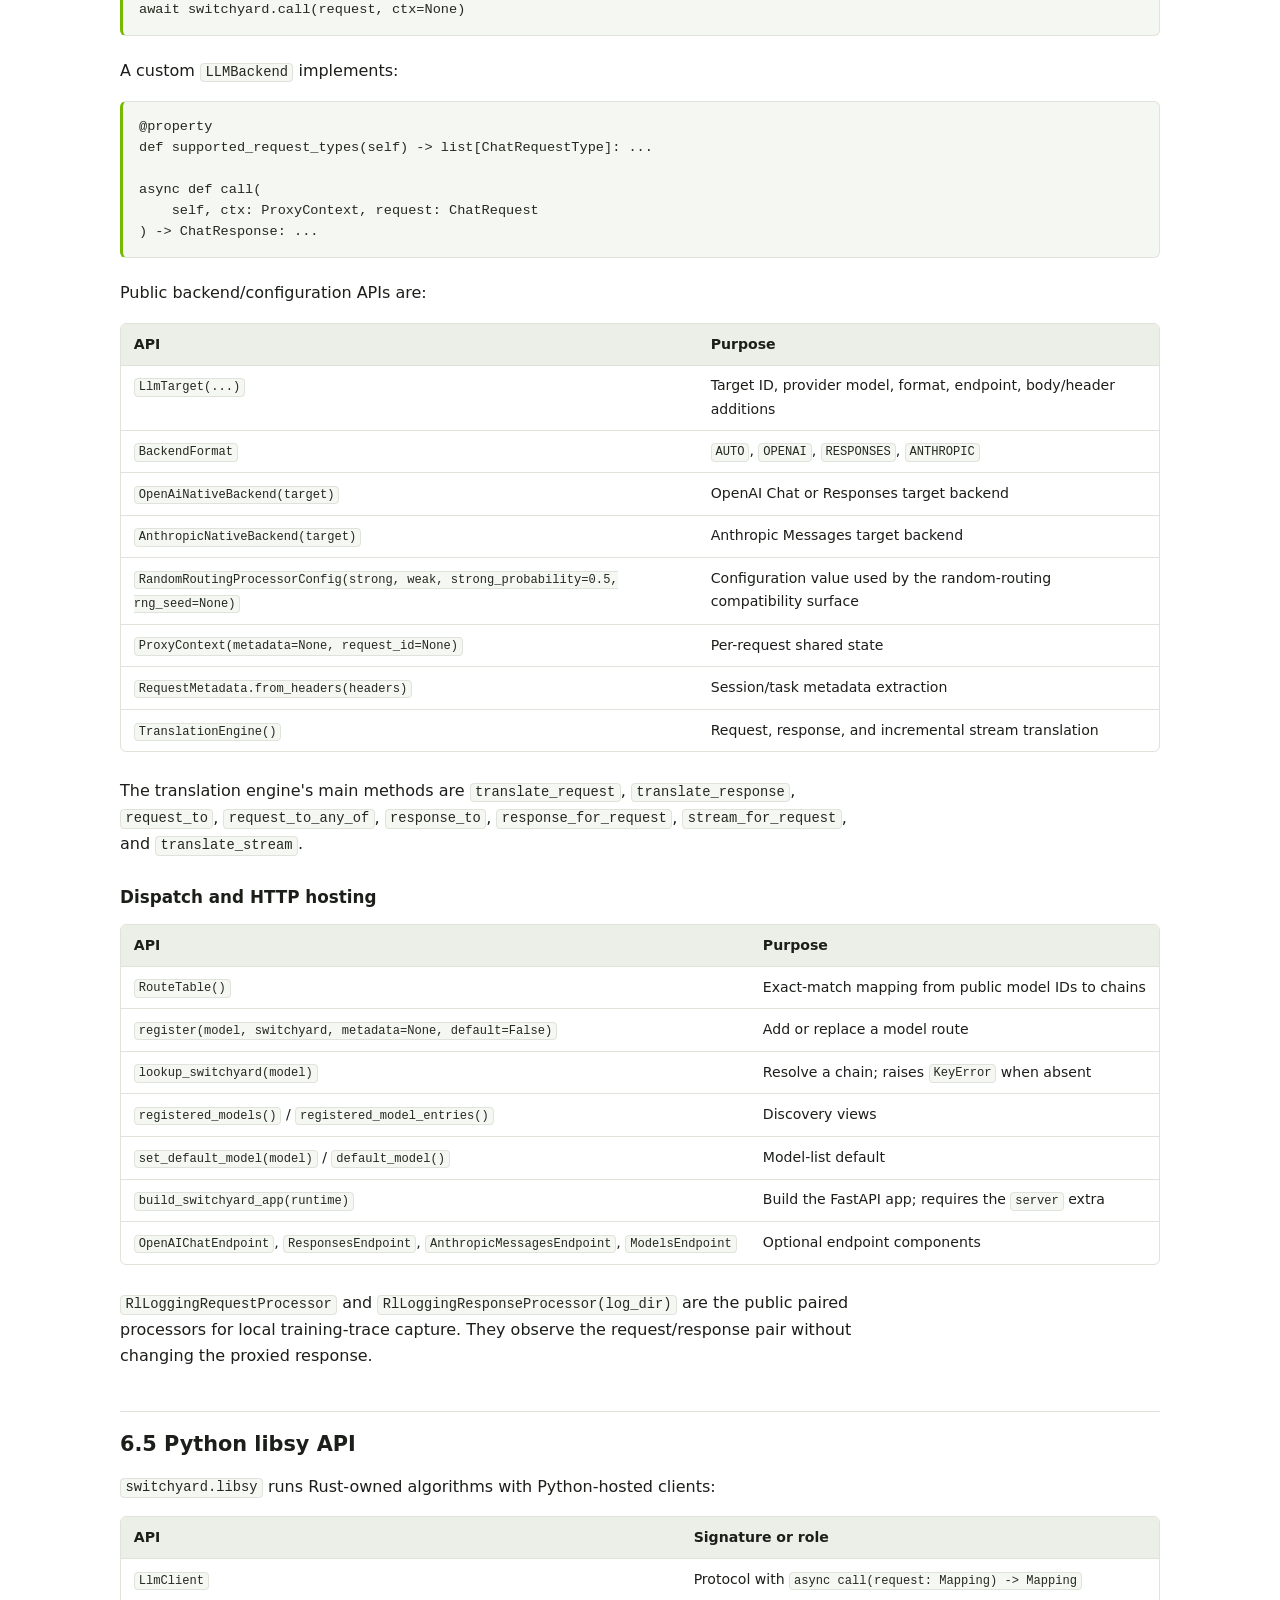
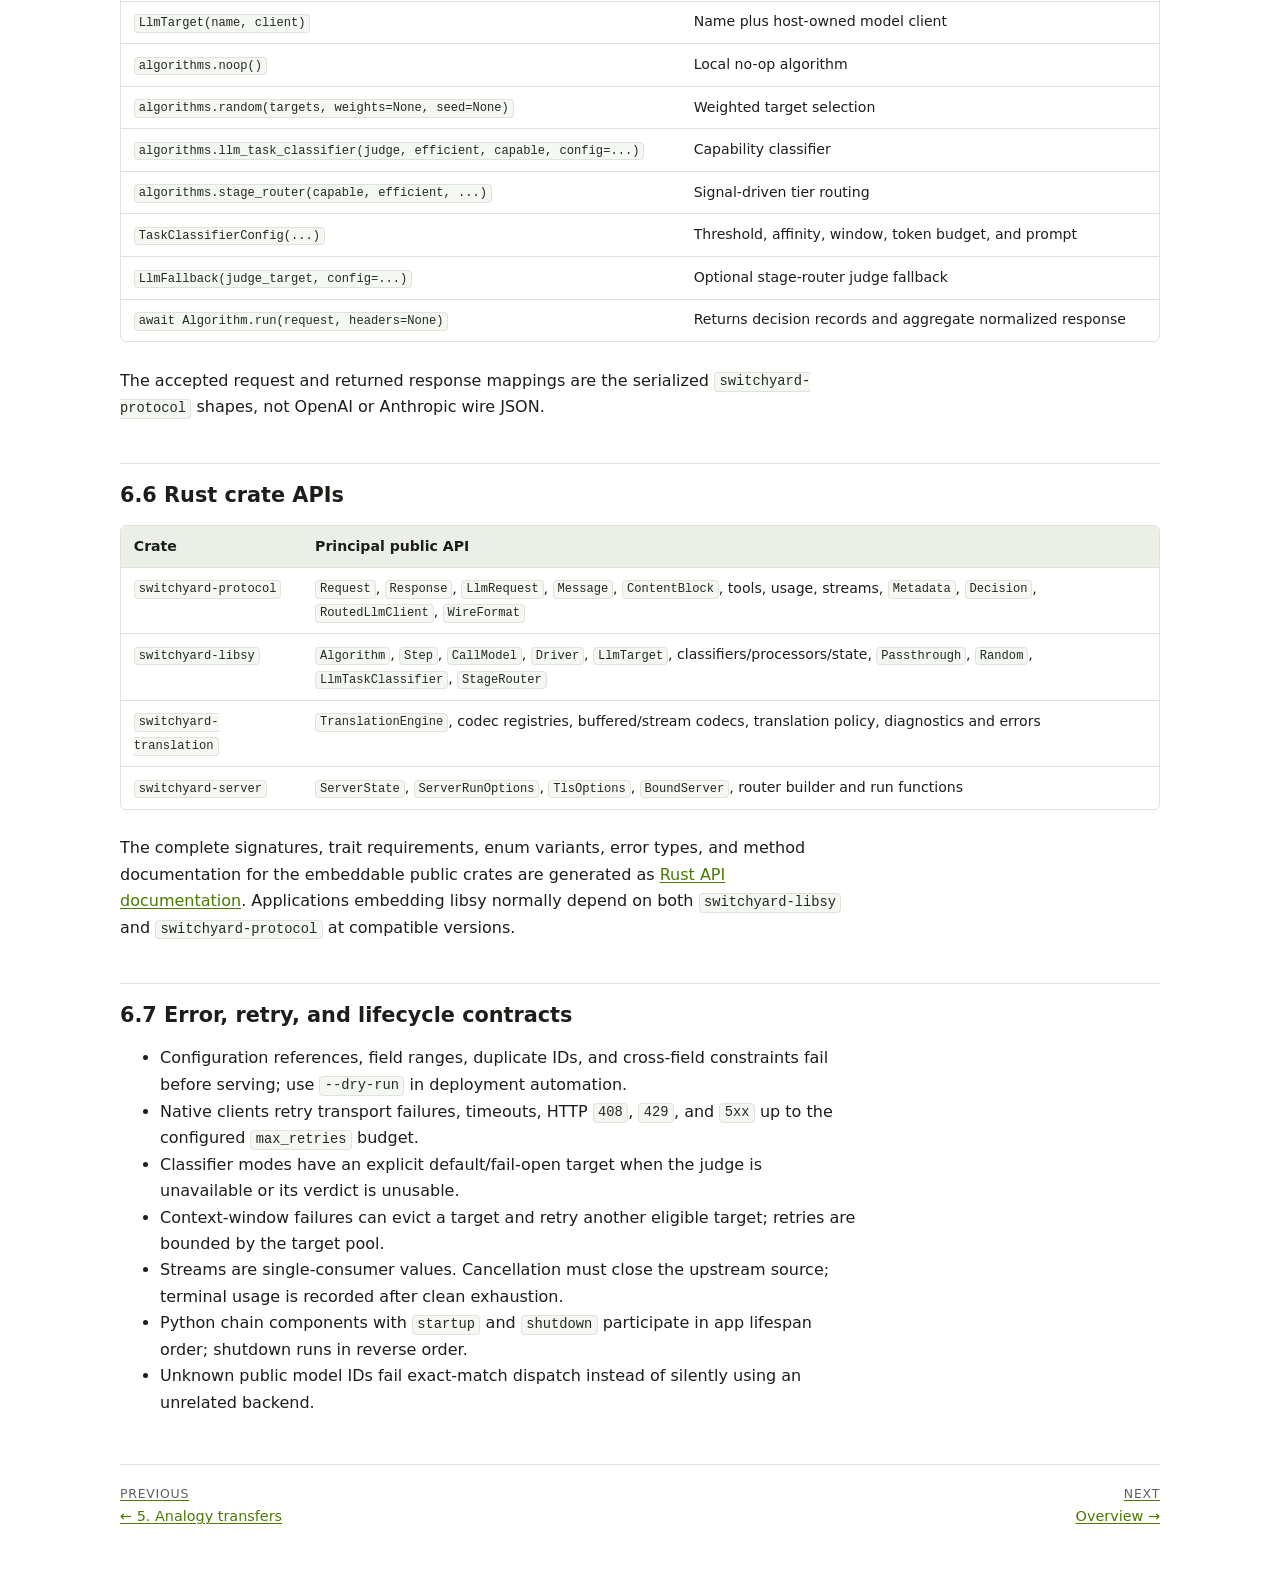
<file: wiki/specs.html>
<!DOCTYPE html>
<html lang="en">
<head>
<meta charset="utf-8">
<meta name="viewport" content="width=device-width, initial-scale=1">
<title>Specifications and APIs — Switchyard Technical Wiki</title>
<link rel="stylesheet" href="style.css">
</head>
<body>

<header class="topbar">
  <div class="topbar-inner">
    <a class="brand" href="index.html">Switchyard <span>Technical Wiki</span></a>
    <nav class="sitenav">
      <a href="index.html">Overview</a>
      <a href="stack.html">1. Technology stack</a>
      <a href="concepts.html">2. Concepts</a>
      <a href="idea-diamonds.html">3. Idea diamonds</a>
      <a href="use-cases.html">4. Use cases</a>
      <a href="analogies.html">5. Analogy transfers</a>
      <a href="specs.html" aria-current="page">6. Specs &amp; APIs</a>
    </nav>
  </div>
</header>

<main>

<h1>6. Specifications and APIs</h1>

<p class="lede">Supported contracts and canonical references. This page catalogs the supported
surfaces; the linked <a href="../docs/reference/toml_schema.md">TOML schema</a>,
<a href="../docs/cli_reference.md">CLI reference</a>, and
<a href="../docs/reference/rust_api.md">generated Rust API</a> remain the normative, field-level
references.</p>

<ul class="cards">
  <li><a href="#http-api"><strong>6.1 HTTP API</strong><span>Native server routes, headers, and metadata.</span></a></li>
  <li><a href="#toml-schema"><strong>6.2 TOML schema</strong><span>Native deployment configuration shape.</span></a></li>
  <li><a href="#cli-api"><strong>6.3 CLI API</strong><span>Launch, serve, and the standalone binary.</span></a></li>
  <li><a href="#python-api"><strong>6.4 Public Python API</strong><span>Requests, chains, backends, dispatch, hosting.</span></a></li>
  <li><a href="#libsy-api"><strong>6.5 Python libsy API</strong><span>Rust algorithms with host-owned clients.</span></a></li>
  <li><a href="#rust-api"><strong>6.6 Rust crate APIs</strong><span>Principal public API per crate.</span></a></li>
  <li><a href="#lifecycle"><strong>6.7 Error and lifecycle</strong><span>Retry, fail-open, and shutdown contracts.</span></a></li>
</ul>

<h2 id="http-api">6.1 HTTP API</h2>

<p>The native server exposes these routes:</p>

<div class="table-wrap">
<table>
<thead><tr><th>Method</th><th>Path</th><th>Request/response contract</th><th>Notes</th></tr></thead>
<tbody>
<tr><td><code>POST</code></td><td><code>/v1/chat/completions</code></td><td>OpenAI Chat Completions</td><td>Buffered and streaming</td></tr>
<tr><td><code>POST</code></td><td><code>/v1/responses</code></td><td>OpenAI Responses</td><td>Buffered and streaming</td></tr>
<tr><td><code>POST</code></td><td><code>/v1/messages</code></td><td>Anthropic Messages</td><td>Buffered and streaming</td></tr>
<tr><td><code>POST</code></td><td><code>/v1/messages/count_tokens</code></td><td>Anthropic token-count request</td><td>Chooses an Anthropic-format target reachable by the route</td></tr>
<tr><td><code>GET</code></td><td><code>/v1/models</code></td><td>OpenAI-compatible model list plus Codex model metadata</td><td>Lists route IDs, not every upstream provider model</td></tr>
<tr><td><code>GET</code></td><td><code>/v1/stats</code></td><td>Per-model and routing statistics</td><td>Process-local snapshot</td></tr>
<tr><td><code>POST</code></td><td><code>/v1/stats/reset</code></td><td>Empty reset request</td><td>Clears accumulated process stats</td></tr>
<tr><td><code>GET</code></td><td><code>/v1/routing/session-stats?session_id=ID</code></td><td>Exact-session call and token totals</td><td>Registered only with a routing log</td></tr>
<tr><td><code>GET</code></td><td><code>/metrics</code></td><td>Prometheus text</td><td>Process-wide OpenTelemetry instruments</td></tr>
<tr><td><code>GET</code></td><td><code>/health</code></td><td>Liveness</td><td>Returns while the process is serving</td></tr>
</tbody>
</table>
</div>

<p>All three generation endpoints read the route ID from the JSON <code>model</code> field. They
can address any configured route regardless of the target's format.</p>

<p>Successful routed responses can include:</p>

<div class="table-wrap">
<table>
<thead><tr><th>Header</th><th>Meaning</th></tr></thead>
<tbody>
<tr><td><code>x-model-router-selected-model</code></td><td>Upstream model selected for the answer call</td></tr>
<tr><td><code>x-model-router-rationale</code></td><td>Human-readable routing reason, truncated to a safe header size</td></tr>
</tbody>
</table>
</div>

<p>Canonical request metadata uses <code>x-switchyard-session-id</code>,
<code>x-switchyard-agent-id</code>, <code>x-switchyard-parent-agent-id</code>,
<code>x-switchyard-is-subagent</code>, <code>x-switchyard-agent-kind</code>,
<code>x-switchyard-agent-role</code>, <code>x-switchyard-task-id</code>,
<code>x-switchyard-task-kind</code>, <code>x-switchyard-turn-id</code>,
<code>x-switchyard-request-id</code>, and <code>x-switchyard-session-final</code>. The protocol
also normalizes supported harness-native aliases. Send explicit Switchyard headers when you
control the caller and need deterministic precedence.</p>

<div class="note">
<p>The Python FastAPI app factory registers the three generation endpoints,
<code>/v1/models</code>, and <code>/health</code>. Components may contribute stats, metrics, or
other operational endpoints. The native server table above is the complete standalone server
contract.</p>
</div>

<h2 id="toml-schema">6.2 Native TOML deployment schema</h2>

<p>Top-level shape:</p>

<pre><code>schema_version = 1

[llm_clients.&lt;local-name&gt;]
# transport

[targets.&lt;local-name&gt;]
# upstream model

[routes.&lt;local-name&gt;]
# public model and algorithm</code></pre>

<div class="table-wrap">
<table>
<thead><tr><th>Table</th><th>Required fields</th><th>Optional fields</th></tr></thead>
<tbody>
<tr><td>Root</td><td><code>schema_version = 1</code>, <code>targets</code>, <code>routes</code></td><td><code>llm_clients</code></td></tr>
<tr><td><code>llm_clients.&lt;name&gt;</code></td><td><code>format</code>, <code>base_url</code></td><td><code>api_key_env</code>, <code>extra_headers</code>, <code>max_retries</code> (default <code>2</code>, range <code>0..10</code>)</td></tr>
<tr><td><code>targets.&lt;name&gt;</code></td><td><code>id</code>, <code>llm_client</code></td><td><code>extra_body</code></td></tr>
<tr><td><code>routes.&lt;name&gt;</code></td><td><code>id</code>, <code>type</code></td><td><code>context_window</code>, <code>tool_calling</code>, <code>reasoning</code>, then type-specific keys</td></tr>
</tbody>
</table>
</div>

<p>Route-specific contracts:</p>

<div class="table-wrap">
<table>
<thead><tr><th>Type</th><th>Required</th><th>Important optional fields</th></tr></thead>
<tbody>
<tr><td><code>noop</code></td><td>No target fields</td><td>Common route metadata only</td></tr>
<tr><td><code>passthrough</code></td><td><code>target</code></td><td>Common route metadata</td></tr>
<tr><td><code>random</code></td><td><code>targets</code></td><td><code>weights</code>, <code>seed</code></td></tr>
<tr><td><code>llm_classifier</code> capability</td><td><code>classifier_target</code>, <code>strong_target</code>, <code>weak_target</code>, <code>base_threshold</code></td><td><code>threshold_step</code>, affinity, recent window, prompt, judge token limit</td></tr>
<tr><td><code>llm_classifier</code> escalation</td><td><code>classifier_target</code>, <code>strong_target</code>, <code>weak_target</code></td><td>prompt, confirmation count, trajectory window and character cap</td></tr>
<tr><td><code>llm_classifier</code> custom</td><td><code>classifier_target</code>, <code>targets</code>, <code>default_target</code>, <code>prompt</code>, <code>response_schema</code>, <code>policy</code></td><td>affinity, recent window, judge token limit</td></tr>
<tr><td><code>stage_router</code></td><td><code>capable_target</code>, <code>efficient_target</code>, <code>picker</code>, <code>confidence_threshold</code></td><td>recent window, tier prompts, handoff notes, classifier fallback</td></tr>
</tbody>
</table>
</div>

<p><code>api_key_env</code> contains an environment-variable name, never the key. Target
<code>extra_body</code> is shallow-merged only where the inbound request has not already set the
key. <code>format</code> is explicit; the server does not probe an upstream to guess its API.</p>

<p>Use the <a href="../docs/reference/toml_schema.md">complete TOML schema</a> for every field,
default, range, cross-field constraint, and validation behavior. Validate before binding a
socket:</p>

<pre><code>switchyard-server --config routes.toml --dry-run</code></pre>

<h2 id="cli-api">6.3 CLI API</h2>

<pre><code>switchyard launch &lt;claude|codex|openclaw&gt; --model ID [--config PATH] [-- AGENT_ARGS]
switchyard serve --routes PATH [transport and logging options]
switchyard-server --config PATH [server options]</code></pre>

<p><code>switchyard launch</code> consumes native TOML and hosts the packaged native server.
<code>switchyard serve</code> consumes the minimal Python YAML bundle.
<code>switchyard-server</code> is the standalone Rust binary and supports dry-run validation,
host/port, backlog, graceful-shutdown timeout, TLS certificate/key, and routing-log output. See
the <a href="../docs/cli_reference.md">complete CLI reference</a>.</p>

<h2 id="python-api">6.4 Public Python API</h2>

<p>Install the core library with <code>pip install nemo-switchyard</code>; add
<code>[server]</code>, <code>[cli]</code>, or <code>[all]</code> for optional surfaces. Imports
use <code>switchyard</code>, not the distribution name.</p>

<h3 id="python-requests">Requests, responses, and streams</h3>

<div class="table-wrap">
<table>
<thead><tr><th>API</th><th>Contract</th></tr></thead>
<tbody>
<tr><td><code>ChatRequest.openai_chat(body)</code></td><td>Owned OpenAI Chat request</td></tr>
<tr><td><code>ChatRequest.openai_responses(body)</code></td><td>Owned OpenAI Responses request</td></tr>
<tr><td><code>ChatRequest.anthropic(body)</code></td><td>Owned Anthropic Messages request</td></tr>
<tr><td><code>ChatRequest.body</code>, <code>.model</code>, <code>.validate()</code>, <code>.set_model()</code>, <code>.replace_body()</code></td><td>Read or mutate the owned request</td></tr>
<tr><td><code>ChatResponse.openai_completion(body)</code> / <code>.openai_stream(stream)</code></td><td>OpenAI Chat response forms</td></tr>
<tr><td><code>ChatResponse.openai_responses_completion(body)</code> / <code>.openai_responses_stream(stream)</code></td><td>OpenAI Responses forms</td></tr>
<tr><td><code>ChatResponse.anthropic_completion(body)</code> / <code>.anthropic_stream(stream)</code></td><td>Anthropic forms</td></tr>
<tr><td><code>ChatResponse.body</code>, <code>.stream</code>, <code>.replace_body()</code></td><td>Buffered/stream access</td></tr>
<tr><td><code>AnyResponseStream.tap(callback)</code></td><td>Observe each event</td></tr>
<tr><td><code>AnyResponseStream.map(callback)</code></td><td>Transform each event</td></tr>
<tr><td><code>AnyResponseStream.on_complete(callback)</code></td><td>Run after normal exhaustion</td></tr>
<tr><td><code>await AnyResponseStream.aclose()</code></td><td>Close the upstream source</td></tr>
</tbody>
</table>
</div>

<p><code>ChatRequestType</code> identifies the three request formats.
<code>ChatResponseType</code> distinguishes format and buffered/streaming delivery.
<code>OpenAIChatRequest</code>, <code>ResponsesChatRequest</code>,
<code>AnthropicChatRequest</code>, and the format-specific response names exported at package
root are compatibility aliases over these Rust-backed values. <code>AnyResponseStream</code> is
the public alias for the underlying <code>ChatResponseStream</code> value.</p>

<h3 id="python-chain">Chain and backend roles</h3>

<pre><code>Switchyard(
    *,
    request_processors=None,
    backend: LLMBackend,
    response_processors=None,
    translator,
    fallback_target_on_evict=None,
)

await switchyard.call(request, ctx=None)</code></pre>

<p>A custom <code>LLMBackend</code> implements:</p>

<pre><code>@property
def supported_request_types(self) -&gt; list[ChatRequestType]: ...

async def call(
    self, ctx: ProxyContext, request: ChatRequest
) -&gt; ChatResponse: ...</code></pre>

<p>Public backend/configuration APIs are:</p>

<div class="table-wrap">
<table>
<thead><tr><th>API</th><th>Purpose</th></tr></thead>
<tbody>
<tr><td><code>LlmTarget(...)</code></td><td>Target ID, provider model, format, endpoint, body/header additions</td></tr>
<tr><td><code>BackendFormat</code></td><td><code>AUTO</code>, <code>OPENAI</code>, <code>RESPONSES</code>, <code>ANTHROPIC</code></td></tr>
<tr><td><code>OpenAiNativeBackend(target)</code></td><td>OpenAI Chat or Responses target backend</td></tr>
<tr><td><code>AnthropicNativeBackend(target)</code></td><td>Anthropic Messages target backend</td></tr>
<tr><td><code>RandomRoutingProcessorConfig(strong, weak, strong_probability=0.5, rng_seed=None)</code></td><td>Configuration value used by the random-routing compatibility surface</td></tr>
<tr><td><code>ProxyContext(metadata=None, request_id=None)</code></td><td>Per-request shared state</td></tr>
<tr><td><code>RequestMetadata.from_headers(headers)</code></td><td>Session/task metadata extraction</td></tr>
<tr><td><code>TranslationEngine()</code></td><td>Request, response, and incremental stream translation</td></tr>
</tbody>
</table>
</div>

<p>The translation engine's main methods are <code>translate_request</code>,
<code>translate_response</code>, <code>request_to</code>, <code>request_to_any_of</code>,
<code>response_to</code>, <code>response_for_request</code>, <code>stream_for_request</code>, and
<code>translate_stream</code>.</p>

<h3 id="python-dispatch">Dispatch and HTTP hosting</h3>

<div class="table-wrap">
<table>
<thead><tr><th>API</th><th>Purpose</th></tr></thead>
<tbody>
<tr><td><code>RouteTable()</code></td><td>Exact-match mapping from public model IDs to chains</td></tr>
<tr><td><code>register(model, switchyard, metadata=None, default=False)</code></td><td>Add or replace a model route</td></tr>
<tr><td><code>lookup_switchyard(model)</code></td><td>Resolve a chain; raises <code>KeyError</code> when absent</td></tr>
<tr><td><code>registered_models()</code> / <code>registered_model_entries()</code></td><td>Discovery views</td></tr>
<tr><td><code>set_default_model(model)</code> / <code>default_model()</code></td><td>Model-list default</td></tr>
<tr><td><code>build_switchyard_app(runtime)</code></td><td>Build the FastAPI app; requires the <code>server</code> extra</td></tr>
<tr><td><code>OpenAIChatEndpoint</code>, <code>ResponsesEndpoint</code>, <code>AnthropicMessagesEndpoint</code>, <code>ModelsEndpoint</code></td><td>Optional endpoint components</td></tr>
</tbody>
</table>
</div>

<p><code>RlLoggingRequestProcessor</code> and <code>RlLoggingResponseProcessor(log_dir)</code> are
the public paired processors for local training-trace capture. They observe the request/response
pair without changing the proxied response.</p>

<h2 id="libsy-api">6.5 Python libsy API</h2>

<p><code>switchyard.libsy</code> runs Rust-owned algorithms with Python-hosted clients:</p>

<div class="table-wrap">
<table>
<thead><tr><th>API</th><th>Signature or role</th></tr></thead>
<tbody>
<tr><td><code>LlmClient</code></td><td>Protocol with <code>async call(request: Mapping) -&gt; Mapping</code></td></tr>
<tr><td><code>LlmTarget(name, client)</code></td><td>Name plus host-owned model client</td></tr>
<tr><td><code>algorithms.noop()</code></td><td>Local no-op algorithm</td></tr>
<tr><td><code>algorithms.random(targets, weights=None, seed=None)</code></td><td>Weighted target selection</td></tr>
<tr><td><code>algorithms.llm_task_classifier(judge, efficient, capable, config=...)</code></td><td>Capability classifier</td></tr>
<tr><td><code>algorithms.stage_router(capable, efficient, ...)</code></td><td>Signal-driven tier routing</td></tr>
<tr><td><code>TaskClassifierConfig(...)</code></td><td>Threshold, affinity, window, token budget, and prompt</td></tr>
<tr><td><code>LlmFallback(judge_target, config=...)</code></td><td>Optional stage-router judge fallback</td></tr>
<tr><td><code>await Algorithm.run(request, headers=None)</code></td><td>Returns decision records and aggregate normalized response</td></tr>
</tbody>
</table>
</div>

<p>The accepted request and returned response mappings are the serialized
<code>switchyard-protocol</code> shapes, not OpenAI or Anthropic wire JSON.</p>

<h2 id="rust-api">6.6 Rust crate APIs</h2>

<div class="table-wrap">
<table>
<thead><tr><th>Crate</th><th>Principal public API</th></tr></thead>
<tbody>
<tr><td><code>switchyard-protocol</code></td><td><code>Request</code>, <code>Response</code>, <code>LlmRequest</code>, <code>Message</code>, <code>ContentBlock</code>, tools, usage, streams, <code>Metadata</code>, <code>Decision</code>, <code>RoutedLlmClient</code>, <code>WireFormat</code></td></tr>
<tr><td><code>switchyard-libsy</code></td><td><code>Algorithm</code>, <code>Step</code>, <code>CallModel</code>, <code>Driver</code>, <code>LlmTarget</code>, classifiers/processors/state, <code>Passthrough</code>, <code>Random</code>, <code>LlmTaskClassifier</code>, <code>StageRouter</code></td></tr>
<tr><td><code>switchyard-translation</code></td><td><code>TranslationEngine</code>, codec registries, buffered/stream codecs, translation policy, diagnostics and errors</td></tr>
<tr><td><code>switchyard-server</code></td><td><code>ServerState</code>, <code>ServerRunOptions</code>, <code>TlsOptions</code>, <code>BoundServer</code>, router builder and run functions</td></tr>
</tbody>
</table>
</div>

<p>The complete signatures, trait requirements, enum variants, error types, and method
documentation for the embeddable public crates are generated as
<a href="../docs/reference/rust_api.md">Rust API documentation</a>. Applications embedding libsy
normally depend on both <code>switchyard-libsy</code> and <code>switchyard-protocol</code> at
compatible versions.</p>

<h2 id="lifecycle">6.7 Error, retry, and lifecycle contracts</h2>

<ul>
  <li>Configuration references, field ranges, duplicate IDs, and cross-field constraints fail
    before serving; use <code>--dry-run</code> in deployment automation.</li>
  <li>Native clients retry transport failures, timeouts, HTTP <code>408</code>, <code>429</code>,
    and <code>5xx</code> up to the configured <code>max_retries</code> budget.</li>
  <li>Classifier modes have an explicit default/fail-open target when the judge is unavailable or
    its verdict is unusable.</li>
  <li>Context-window failures can evict a target and retry another eligible target; retries are
    bounded by the target pool.</li>
  <li>Streams are single-consumer values. Cancellation must close the upstream source; terminal
    usage is recorded after clean exhaustion.</li>
  <li>Python chain components with <code>startup</code> and <code>shutdown</code> participate in
    app lifespan order; shutdown runs in reverse order.</li>
  <li>Unknown public model IDs fail exact-match dispatch instead of silently using an unrelated
    backend.</li>
</ul>

<nav class="pagenav">
  <a class="prev" href="analogies.html"><span>Previous</span>← 5. Analogy transfers</a>
  <a class="next" href="index.html"><span>Next</span>Overview →</a>
</nav>

</main>
</body>
</html>
</file>
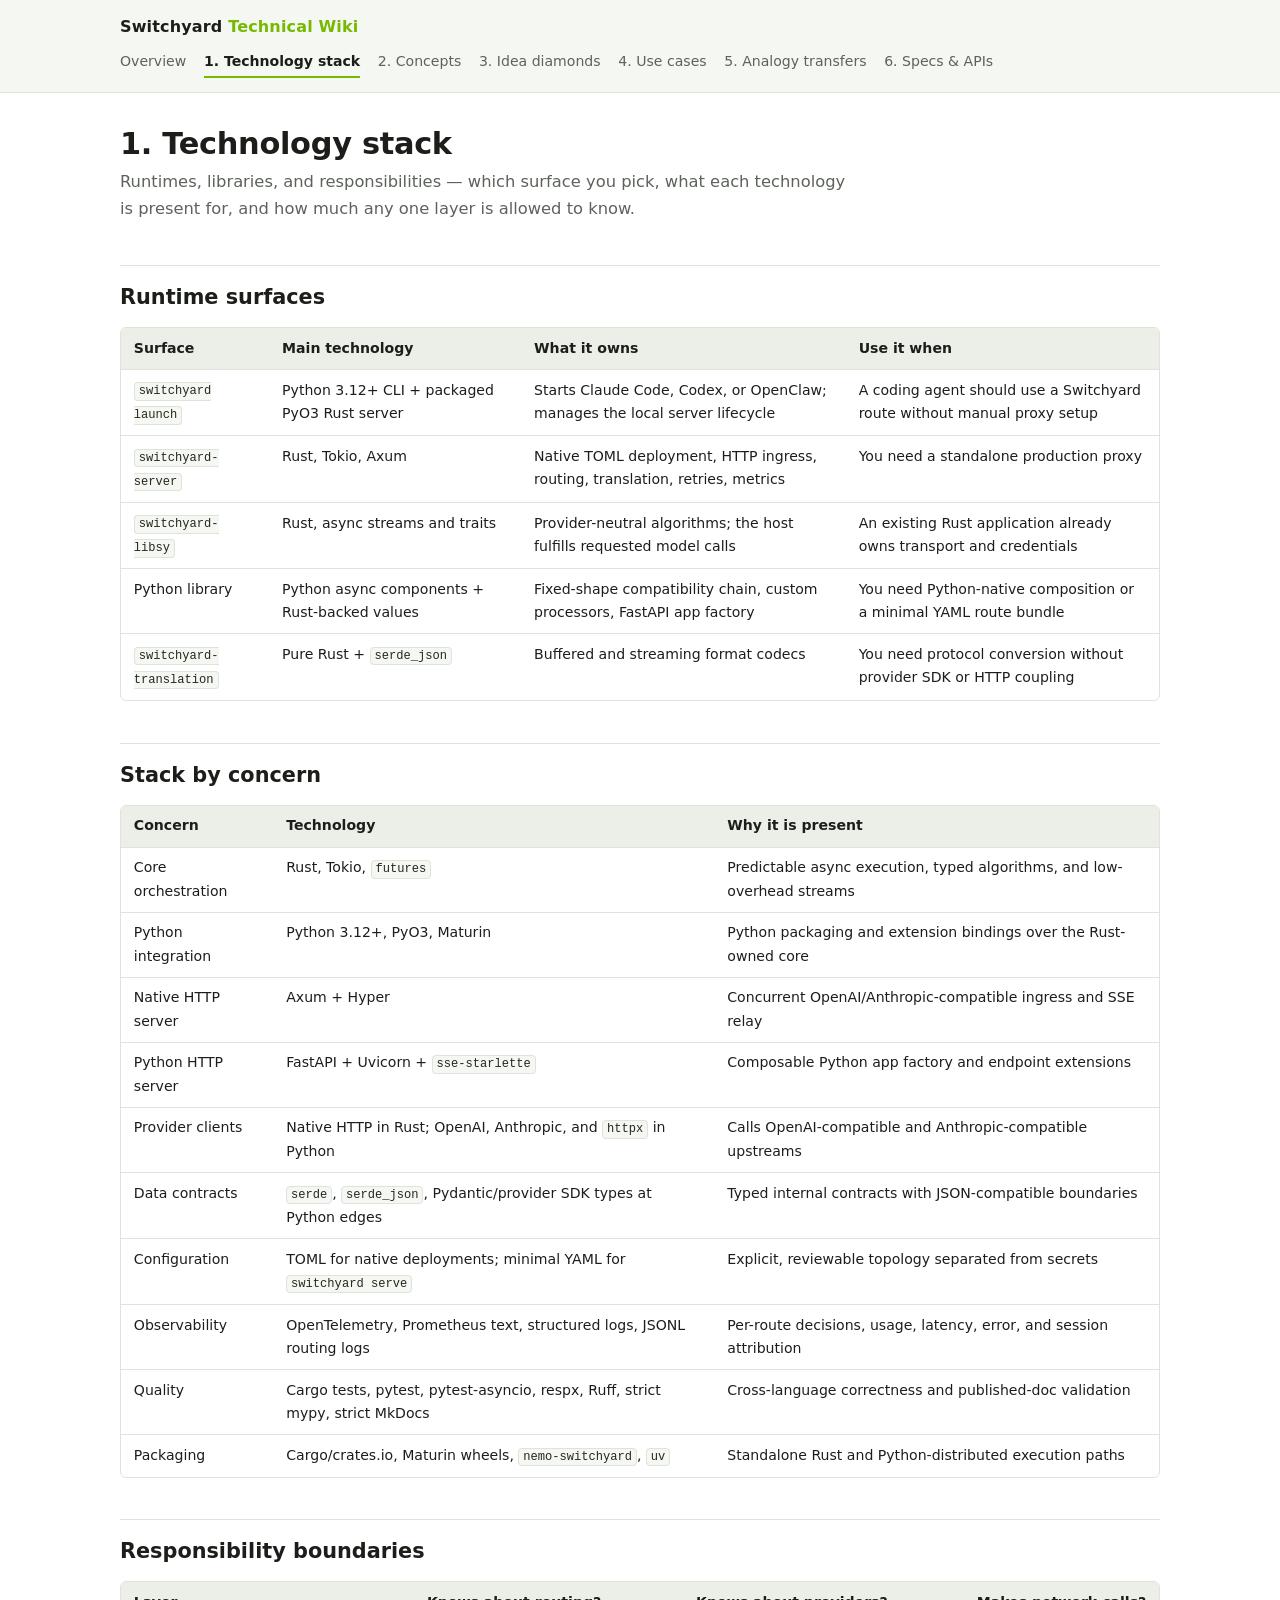
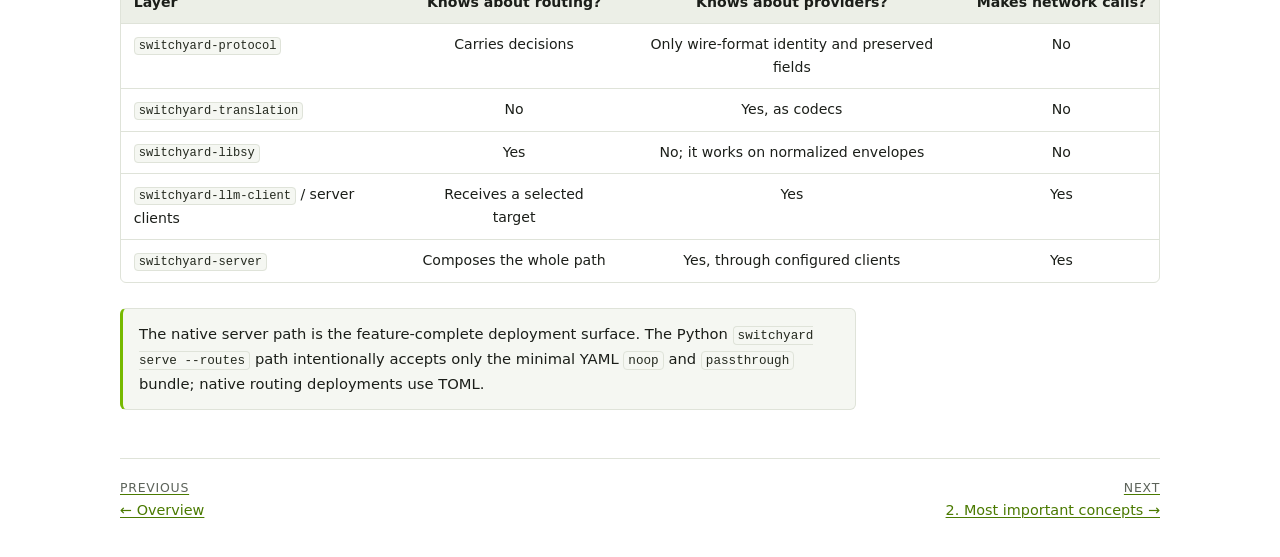
<file: wiki/stack.html>
<!DOCTYPE html>
<html lang="en">
<head>
<meta charset="utf-8">
<meta name="viewport" content="width=device-width, initial-scale=1">
<title>Technology stack — Switchyard Technical Wiki</title>
<link rel="stylesheet" href="style.css">
</head>
<body>

<header class="topbar">
  <div class="topbar-inner">
    <a class="brand" href="index.html">Switchyard <span>Technical Wiki</span></a>
    <nav class="sitenav">
      <a href="index.html">Overview</a>
      <a href="stack.html" aria-current="page">1. Technology stack</a>
      <a href="concepts.html">2. Concepts</a>
      <a href="idea-diamonds.html">3. Idea diamonds</a>
      <a href="use-cases.html">4. Use cases</a>
      <a href="analogies.html">5. Analogy transfers</a>
      <a href="specs.html">6. Specs &amp; APIs</a>
    </nav>
  </div>
</header>

<main>

<h1>1. Technology stack</h1>

<p class="lede">Runtimes, libraries, and responsibilities — which surface you pick, what each
technology is present for, and how much any one layer is allowed to know.</p>

<h2 id="runtime-surfaces">Runtime surfaces</h2>

<div class="table-wrap">
<table>
<thead><tr><th>Surface</th><th>Main technology</th><th>What it owns</th><th>Use it when</th></tr></thead>
<tbody>
<tr>
  <td><code>switchyard launch</code></td>
  <td>Python 3.12+ CLI + packaged PyO3 Rust server</td>
  <td>Starts Claude Code, Codex, or OpenClaw; manages the local server lifecycle</td>
  <td>A coding agent should use a Switchyard route without manual proxy setup</td>
</tr>
<tr>
  <td><code>switchyard-server</code></td>
  <td>Rust, Tokio, Axum</td>
  <td>Native TOML deployment, HTTP ingress, routing, translation, retries, metrics</td>
  <td>You need a standalone production proxy</td>
</tr>
<tr>
  <td><code>switchyard-libsy</code></td>
  <td>Rust, async streams and traits</td>
  <td>Provider-neutral algorithms; the host fulfills requested model calls</td>
  <td>An existing Rust application already owns transport and credentials</td>
</tr>
<tr>
  <td>Python library</td>
  <td>Python async components + Rust-backed values</td>
  <td>Fixed-shape compatibility chain, custom processors, FastAPI app factory</td>
  <td>You need Python-native composition or a minimal YAML route bundle</td>
</tr>
<tr>
  <td><code>switchyard-translation</code></td>
  <td>Pure Rust + <code>serde_json</code></td>
  <td>Buffered and streaming format codecs</td>
  <td>You need protocol conversion without provider SDK or HTTP coupling</td>
</tr>
</tbody>
</table>
</div>

<h2 id="stack-by-concern">Stack by concern</h2>

<div class="table-wrap">
<table>
<thead><tr><th>Concern</th><th>Technology</th><th>Why it is present</th></tr></thead>
<tbody>
<tr><td>Core orchestration</td><td>Rust, Tokio, <code>futures</code></td><td>Predictable async execution, typed algorithms, and low-overhead streams</td></tr>
<tr><td>Python integration</td><td>Python 3.12+, PyO3, Maturin</td><td>Python packaging and extension bindings over the Rust-owned core</td></tr>
<tr><td>Native HTTP server</td><td>Axum + Hyper</td><td>Concurrent OpenAI/Anthropic-compatible ingress and SSE relay</td></tr>
<tr><td>Python HTTP server</td><td>FastAPI + Uvicorn + <code>sse-starlette</code></td><td>Composable Python app factory and endpoint extensions</td></tr>
<tr><td>Provider clients</td><td>Native HTTP in Rust; OpenAI, Anthropic, and <code>httpx</code> in Python</td><td>Calls OpenAI-compatible and Anthropic-compatible upstreams</td></tr>
<tr><td>Data contracts</td><td><code>serde</code>, <code>serde_json</code>, Pydantic/provider SDK types at Python edges</td><td>Typed internal contracts with JSON-compatible boundaries</td></tr>
<tr><td>Configuration</td><td>TOML for native deployments; minimal YAML for <code>switchyard serve</code></td><td>Explicit, reviewable topology separated from secrets</td></tr>
<tr><td>Observability</td><td>OpenTelemetry, Prometheus text, structured logs, JSONL routing logs</td><td>Per-route decisions, usage, latency, error, and session attribution</td></tr>
<tr><td>Quality</td><td>Cargo tests, pytest, pytest-asyncio, respx, Ruff, strict mypy, strict MkDocs</td><td>Cross-language correctness and published-doc validation</td></tr>
<tr><td>Packaging</td><td>Cargo/crates.io, Maturin wheels, <code>nemo-switchyard</code>, <code>uv</code></td><td>Standalone Rust and Python-distributed execution paths</td></tr>
</tbody>
</table>
</div>

<h2 id="responsibility-boundaries">Responsibility boundaries</h2>

<div class="table-wrap">
<table>
<thead><tr><th>Layer</th><th class="center">Knows about routing?</th><th class="center">Knows about providers?</th><th class="center">Makes network calls?</th></tr></thead>
<tbody>
<tr><td><code>switchyard-protocol</code></td><td class="center">Carries decisions</td><td class="center">Only wire-format identity and preserved fields</td><td class="center">No</td></tr>
<tr><td><code>switchyard-translation</code></td><td class="center">No</td><td class="center">Yes, as codecs</td><td class="center">No</td></tr>
<tr><td><code>switchyard-libsy</code></td><td class="center">Yes</td><td class="center">No; it works on normalized envelopes</td><td class="center">No</td></tr>
<tr><td><code>switchyard-llm-client</code> / server clients</td><td class="center">Receives a selected target</td><td class="center">Yes</td><td class="center">Yes</td></tr>
<tr><td><code>switchyard-server</code></td><td class="center">Composes the whole path</td><td class="center">Yes, through configured clients</td><td class="center">Yes</td></tr>
</tbody>
</table>
</div>

<div class="note">
<p>The native server path is the feature-complete deployment surface. The Python
<code>switchyard serve --routes</code> path intentionally accepts only the minimal YAML
<code>noop</code> and <code>passthrough</code> bundle; native routing deployments use TOML.</p>
</div>

<nav class="pagenav">
  <a class="prev" href="index.html"><span>Previous</span>← Overview</a>
  <a class="next" href="concepts.html"><span>Next</span>2. Most important concepts →</a>
</nav>

</main>
</body>
</html>
</file>
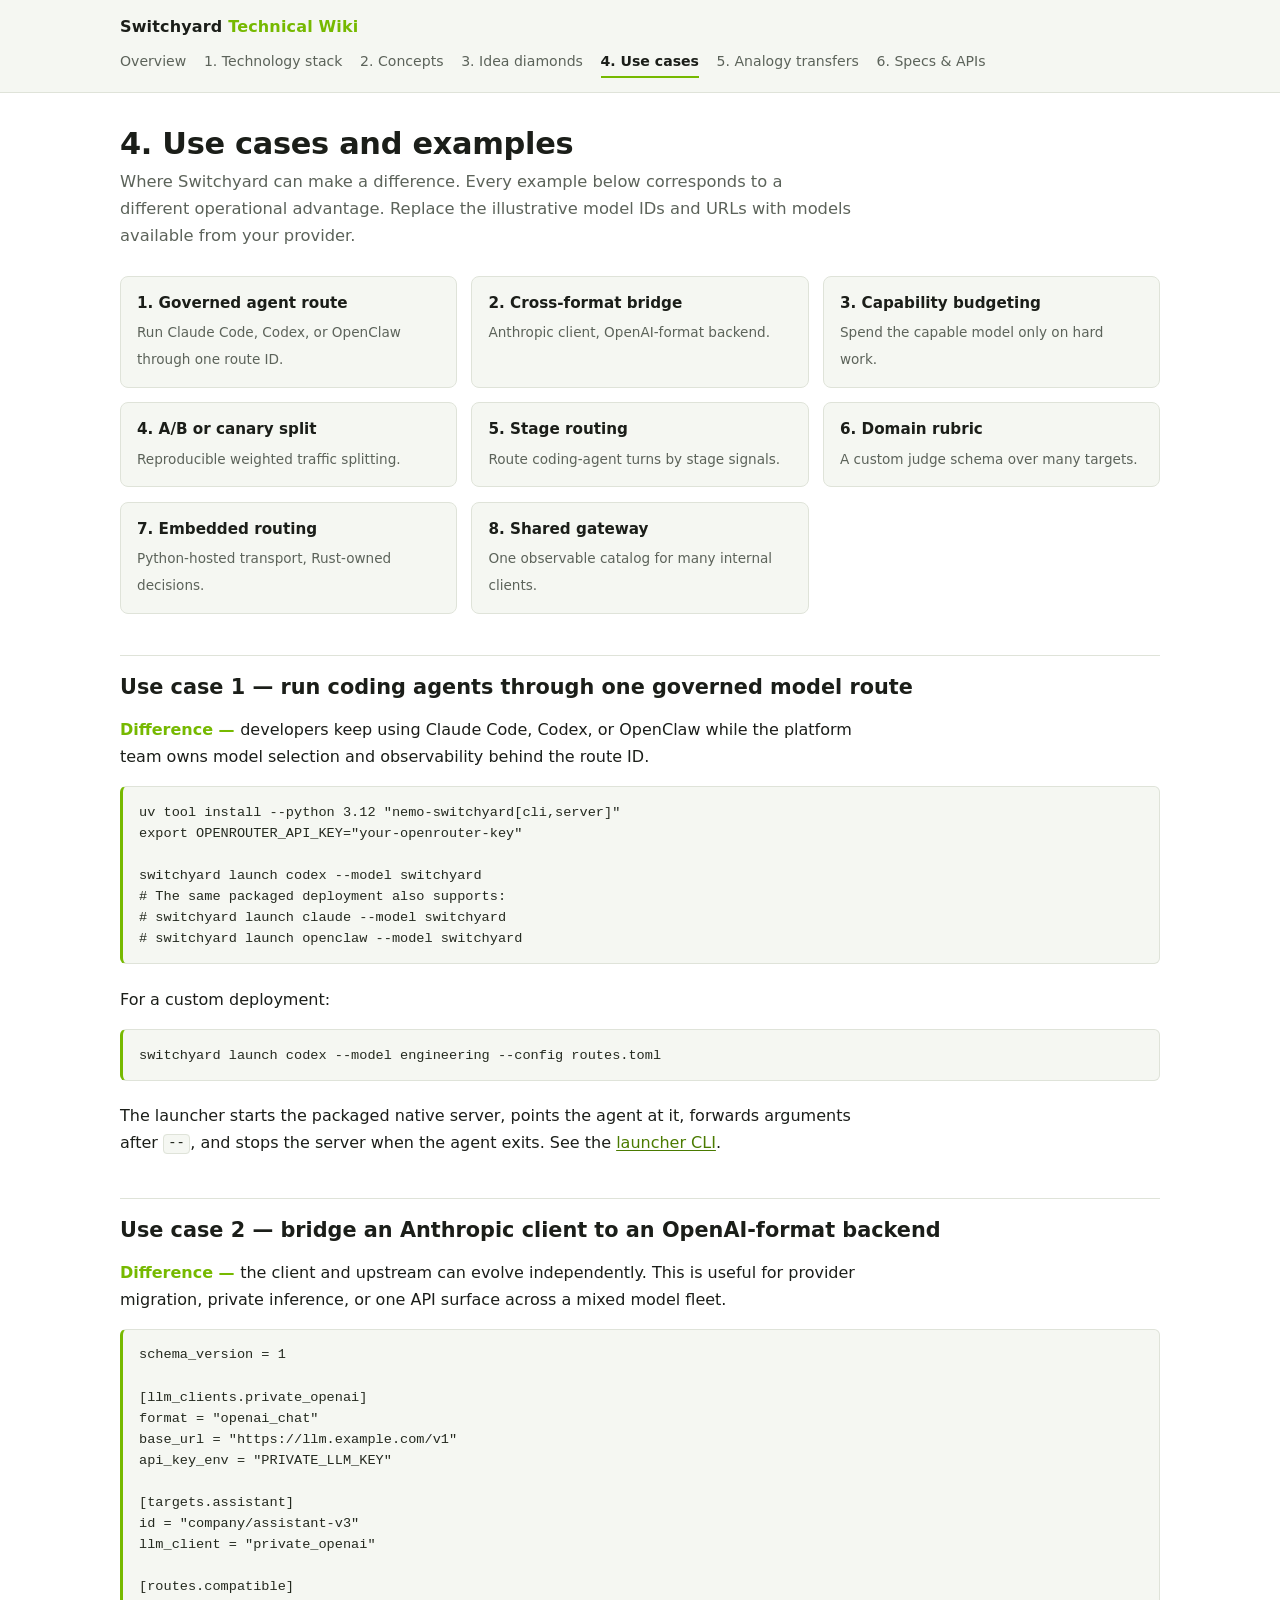
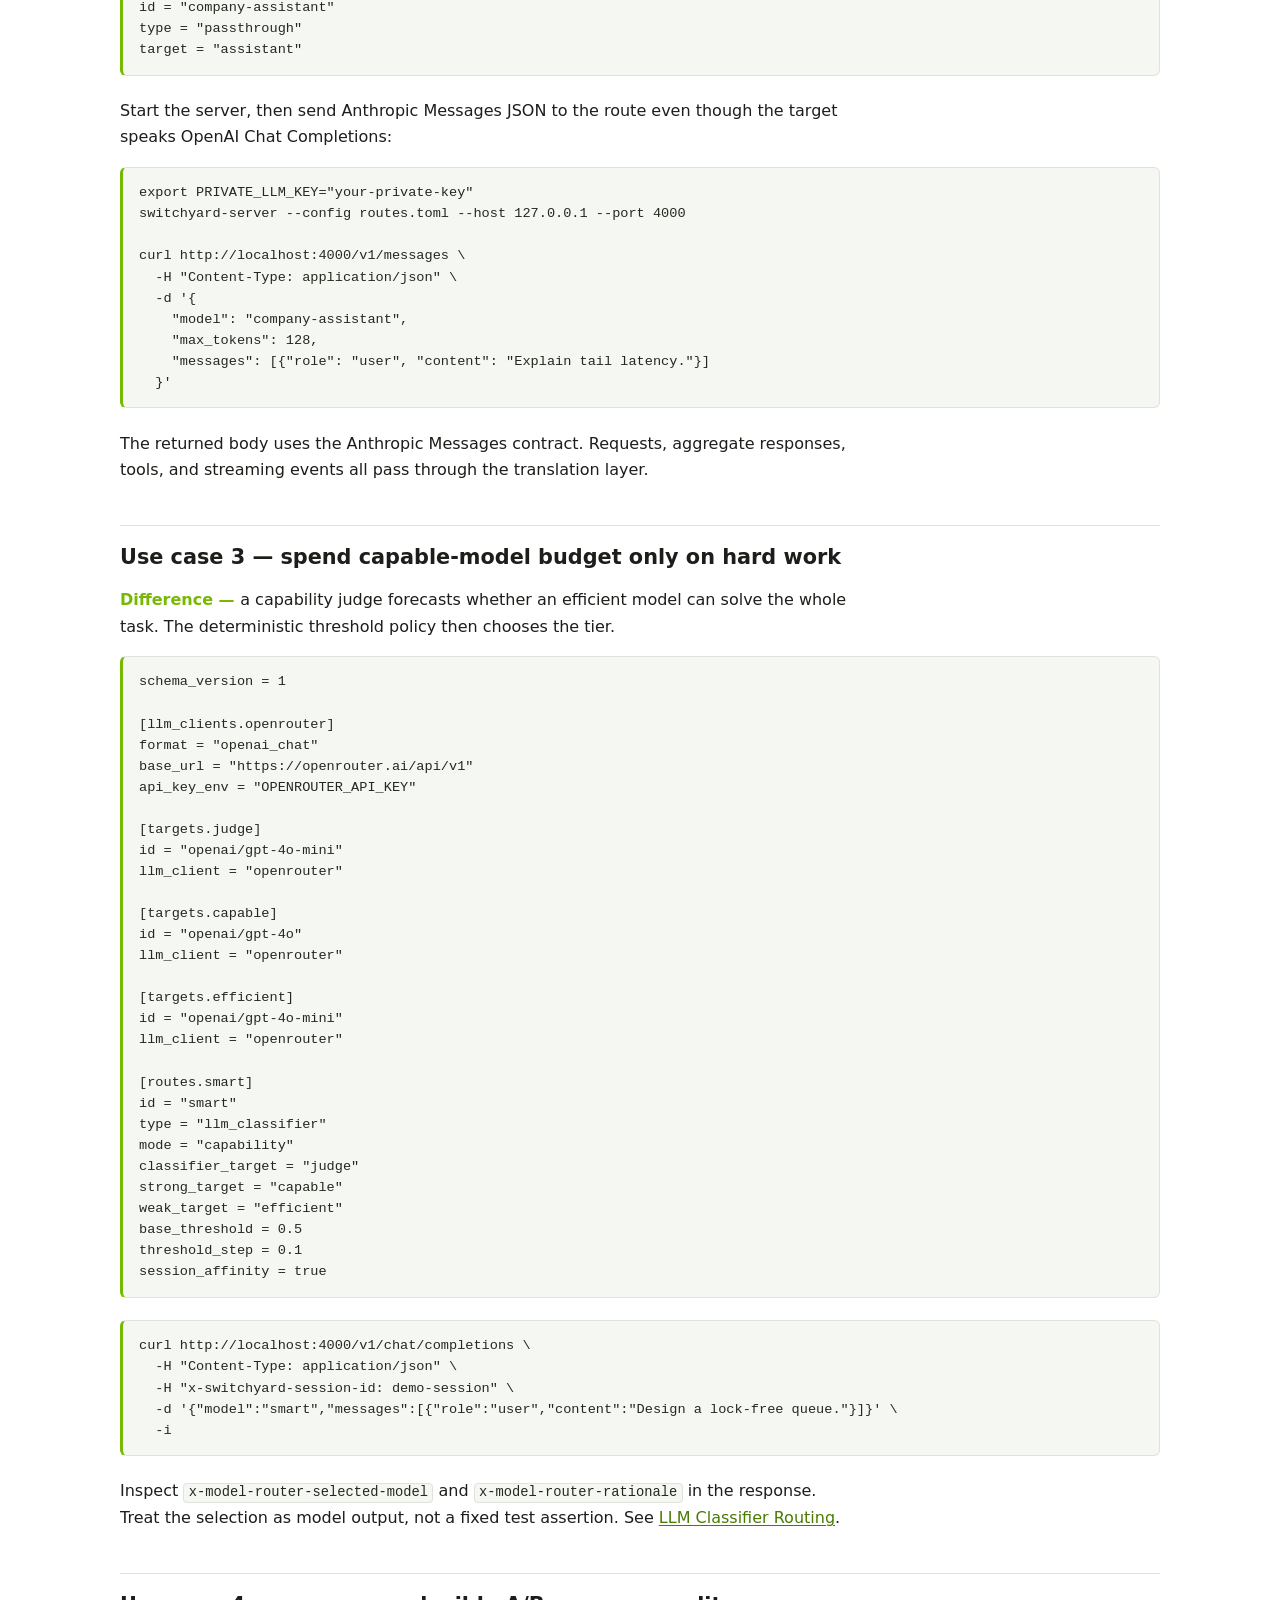
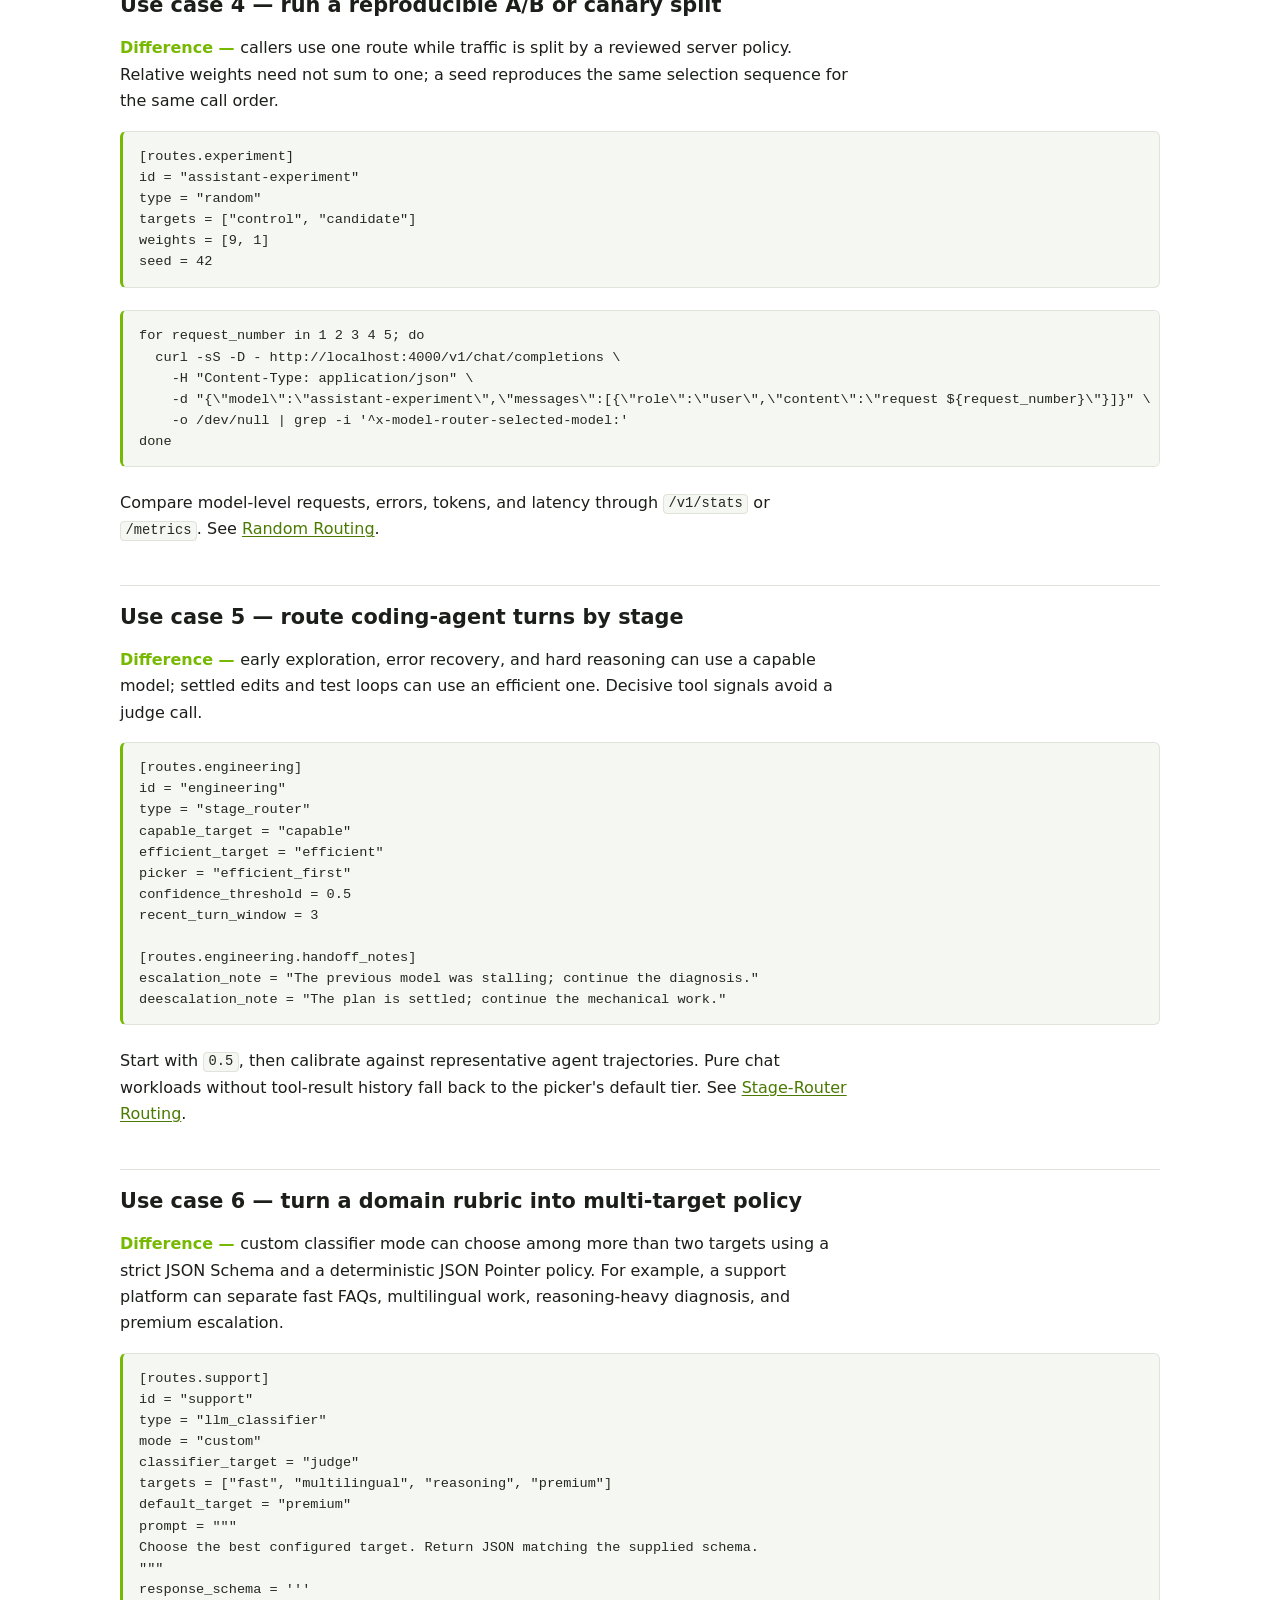
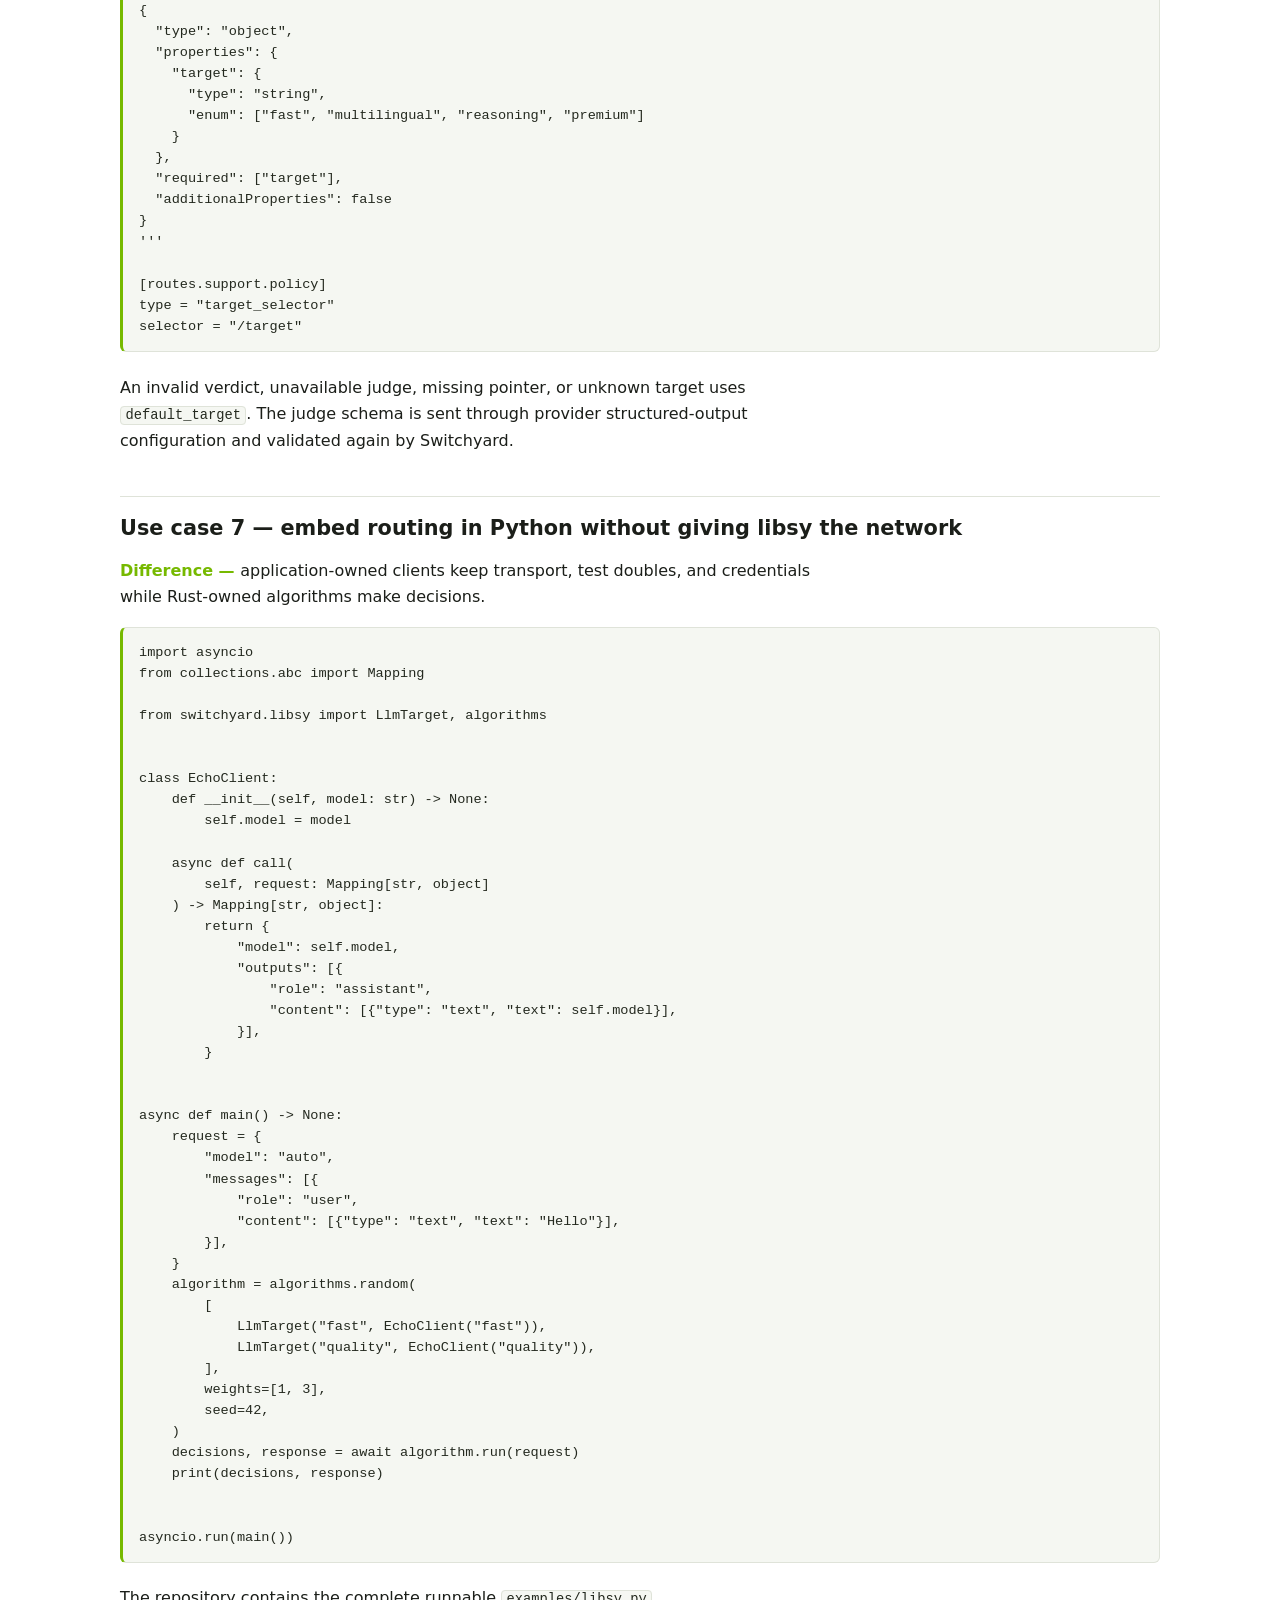
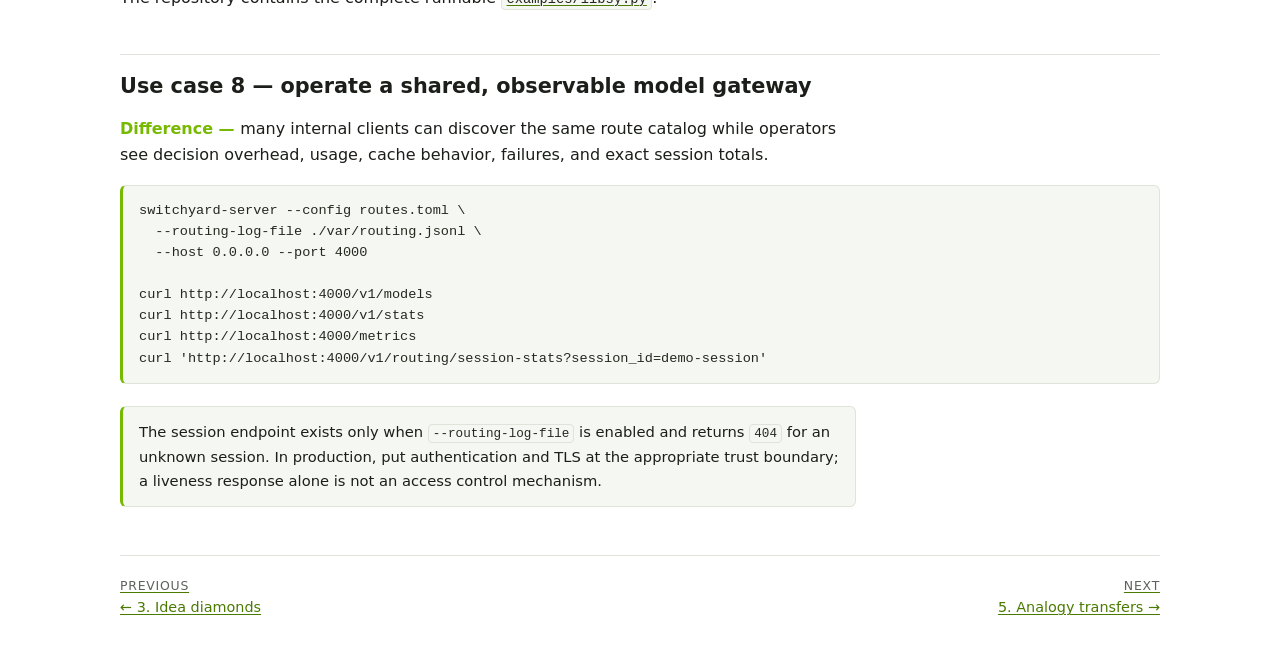
<file: wiki/use-cases.html>
<!DOCTYPE html>
<html lang="en">
<head>
<meta charset="utf-8">
<meta name="viewport" content="width=device-width, initial-scale=1">
<title>Use cases and examples — Switchyard Technical Wiki</title>
<link rel="stylesheet" href="style.css">
</head>
<body>

<header class="topbar">
  <div class="topbar-inner">
    <a class="brand" href="index.html">Switchyard <span>Technical Wiki</span></a>
    <nav class="sitenav">
      <a href="index.html">Overview</a>
      <a href="stack.html">1. Technology stack</a>
      <a href="concepts.html">2. Concepts</a>
      <a href="idea-diamonds.html">3. Idea diamonds</a>
      <a href="use-cases.html" aria-current="page">4. Use cases</a>
      <a href="analogies.html">5. Analogy transfers</a>
      <a href="specs.html">6. Specs &amp; APIs</a>
    </nav>
  </div>
</header>

<main>

<h1>4. Use cases and examples</h1>

<p class="lede">Where Switchyard can make a difference. Every example below corresponds to a
different operational advantage. Replace the illustrative model IDs and URLs with models
available from your provider.</p>

<ul class="cards">
  <li><a href="#uc1"><strong>1. Governed agent route</strong><span>Run Claude Code, Codex, or OpenClaw through one route ID.</span></a></li>
  <li><a href="#uc2"><strong>2. Cross-format bridge</strong><span>Anthropic client, OpenAI-format backend.</span></a></li>
  <li><a href="#uc3"><strong>3. Capability budgeting</strong><span>Spend the capable model only on hard work.</span></a></li>
  <li><a href="#uc4"><strong>4. A/B or canary split</strong><span>Reproducible weighted traffic splitting.</span></a></li>
  <li><a href="#uc5"><strong>5. Stage routing</strong><span>Route coding-agent turns by stage signals.</span></a></li>
  <li><a href="#uc6"><strong>6. Domain rubric</strong><span>A custom judge schema over many targets.</span></a></li>
  <li><a href="#uc7"><strong>7. Embedded routing</strong><span>Python-hosted transport, Rust-owned decisions.</span></a></li>
  <li><a href="#uc8"><strong>8. Shared gateway</strong><span>One observable catalog for many internal clients.</span></a></li>
</ul>

<section class="usecase">
<h2 id="uc1">Use case 1 — run coding agents through one governed model route</h2>

<p class="difference">developers keep using Claude Code, Codex, or OpenClaw while the platform
team owns model selection and observability behind the route ID.</p>

<pre><code>uv tool install --python 3.12 "nemo-switchyard[cli,server]"
export OPENROUTER_API_KEY="your-openrouter-key"

switchyard launch codex --model switchyard
# The same packaged deployment also supports:
# switchyard launch claude --model switchyard
# switchyard launch openclaw --model switchyard</code></pre>

<p>For a custom deployment:</p>

<pre><code>switchyard launch codex --model engineering --config routes.toml</code></pre>

<p>The launcher starts the packaged native server, points the agent at it, forwards arguments
after <code>--</code>, and stops the server when the agent exits. See the
<a href="../docs/cli_reference.md#launcher-path-switchyard-launch">launcher CLI</a>.</p>
</section>

<section class="usecase">
<h2 id="uc2">Use case 2 — bridge an Anthropic client to an OpenAI-format backend</h2>

<p class="difference">the client and upstream can evolve independently. This is useful for
provider migration, private inference, or one API surface across a mixed model fleet.</p>

<pre><code>schema_version = 1

[llm_clients.private_openai]
format = "openai_chat"
base_url = "https://llm.example.com/v1"
api_key_env = "PRIVATE_LLM_KEY"

[targets.assistant]
id = "company/assistant-v3"
llm_client = "private_openai"

[routes.compatible]
id = "company-assistant"
type = "passthrough"
target = "assistant"</code></pre>

<p>Start the server, then send Anthropic Messages JSON to the route even though the target speaks
OpenAI Chat Completions:</p>

<pre><code>export PRIVATE_LLM_KEY="your-private-key"
switchyard-server --config routes.toml --host 127.0.0.1 --port 4000

curl http://localhost:4000/v1/messages \
  -H "Content-Type: application/json" \
  -d '{
    "model": "company-assistant",
    "max_tokens": 128,
    "messages": [{"role": "user", "content": "Explain tail latency."}]
  }'</code></pre>

<p>The returned body uses the Anthropic Messages contract. Requests, aggregate responses, tools,
and streaming events all pass through the translation layer.</p>
</section>

<section class="usecase">
<h2 id="uc3">Use case 3 — spend capable-model budget only on hard work</h2>

<p class="difference">a capability judge forecasts whether an efficient model can solve the whole
task. The deterministic threshold policy then chooses the tier.</p>

<pre><code>schema_version = 1

[llm_clients.openrouter]
format = "openai_chat"
base_url = "https://openrouter.ai/api/v1"
api_key_env = "OPENROUTER_API_KEY"

[targets.judge]
id = "openai/gpt-4o-mini"
llm_client = "openrouter"

[targets.capable]
id = "openai/gpt-4o"
llm_client = "openrouter"

[targets.efficient]
id = "openai/gpt-4o-mini"
llm_client = "openrouter"

[routes.smart]
id = "smart"
type = "llm_classifier"
mode = "capability"
classifier_target = "judge"
strong_target = "capable"
weak_target = "efficient"
base_threshold = 0.5
threshold_step = 0.1
session_affinity = true</code></pre>

<pre><code>curl http://localhost:4000/v1/chat/completions \
  -H "Content-Type: application/json" \
  -H "x-switchyard-session-id: demo-session" \
  -d '{"model":"smart","messages":[{"role":"user","content":"Design a lock-free queue."}]}' \
  -i</code></pre>

<p>Inspect <code>x-model-router-selected-model</code> and <code>x-model-router-rationale</code> in
the response. Treat the selection as model output, not a fixed test assertion. See
<a href="../docs/routing_algorithms/llm_classifier_routing.md">LLM Classifier Routing</a>.</p>
</section>

<section class="usecase">
<h2 id="uc4">Use case 4 — run a reproducible A/B or canary split</h2>

<p class="difference">callers use one route while traffic is split by a reviewed server policy.
Relative weights need not sum to one; a seed reproduces the same selection sequence for the same
call order.</p>

<pre><code>[routes.experiment]
id = "assistant-experiment"
type = "random"
targets = ["control", "candidate"]
weights = [9, 1]
seed = 42</code></pre>

<pre><code>for request_number in 1 2 3 4 5; do
  curl -sS -D - http://localhost:4000/v1/chat/completions \
    -H "Content-Type: application/json" \
    -d "{\"model\":\"assistant-experiment\",\"messages\":[{\"role\":\"user\",\"content\":\"request ${request_number}\"}]}" \
    -o /dev/null | grep -i '^x-model-router-selected-model:'
done</code></pre>

<p>Compare model-level requests, errors, tokens, and latency through <code>/v1/stats</code> or
<code>/metrics</code>. See <a href="../docs/routing_algorithms/random_routing.md">Random
Routing</a>.</p>
</section>

<section class="usecase">
<h2 id="uc5">Use case 5 — route coding-agent turns by stage</h2>

<p class="difference">early exploration, error recovery, and hard reasoning can use a capable
model; settled edits and test loops can use an efficient one. Decisive tool signals avoid a judge
call.</p>

<pre><code>[routes.engineering]
id = "engineering"
type = "stage_router"
capable_target = "capable"
efficient_target = "efficient"
picker = "efficient_first"
confidence_threshold = 0.5
recent_turn_window = 3

[routes.engineering.handoff_notes]
escalation_note = "The previous model was stalling; continue the diagnosis."
deescalation_note = "The plan is settled; continue the mechanical work."</code></pre>

<p>Start with <code>0.5</code>, then calibrate against representative agent trajectories. Pure
chat workloads without tool-result history fall back to the picker's default tier. See
<a href="../docs/routing_algorithms/stage_router_routing.md">Stage-Router Routing</a>.</p>
</section>

<section class="usecase">
<h2 id="uc6">Use case 6 — turn a domain rubric into multi-target policy</h2>

<p class="difference">custom classifier mode can choose among more than two targets using a
strict JSON Schema and a deterministic JSON Pointer policy. For example, a support platform can
separate fast FAQs, multilingual work, reasoning-heavy diagnosis, and premium escalation.</p>

<pre><code>[routes.support]
id = "support"
type = "llm_classifier"
mode = "custom"
classifier_target = "judge"
targets = ["fast", "multilingual", "reasoning", "premium"]
default_target = "premium"
prompt = """
Choose the best configured target. Return JSON matching the supplied schema.
"""
response_schema = '''
{
  "type": "object",
  "properties": {
    "target": {
      "type": "string",
      "enum": ["fast", "multilingual", "reasoning", "premium"]
    }
  },
  "required": ["target"],
  "additionalProperties": false
}
'''

[routes.support.policy]
type = "target_selector"
selector = "/target"</code></pre>

<p>An invalid verdict, unavailable judge, missing pointer, or unknown target uses
<code>default_target</code>. The judge schema is sent through provider structured-output
configuration and validated again by Switchyard.</p>
</section>

<section class="usecase">
<h2 id="uc7">Use case 7 — embed routing in Python without giving libsy the network</h2>

<p class="difference">application-owned clients keep transport, test doubles, and credentials
while Rust-owned algorithms make decisions.</p>

<pre><code>import asyncio
from collections.abc import Mapping

from switchyard.libsy import LlmTarget, algorithms


class EchoClient:
    def __init__(self, model: str) -&gt; None:
        self.model = model

    async def call(
        self, request: Mapping[str, object]
    ) -&gt; Mapping[str, object]:
        return {
            "model": self.model,
            "outputs": [{
                "role": "assistant",
                "content": [{"type": "text", "text": self.model}],
            }],
        }


async def main() -&gt; None:
    request = {
        "model": "auto",
        "messages": [{
            "role": "user",
            "content": [{"type": "text", "text": "Hello"}],
        }],
    }
    algorithm = algorithms.random(
        [
            LlmTarget("fast", EchoClient("fast")),
            LlmTarget("quality", EchoClient("quality")),
        ],
        weights=[1, 3],
        seed=42,
    )
    decisions, response = await algorithm.run(request)
    print(decisions, response)


asyncio.run(main())</code></pre>

<p>The repository contains the complete runnable
<a href="../examples/libsy.py"><code>examples/libsy.py</code></a>.</p>
</section>

<section class="usecase">
<h2 id="uc8">Use case 8 — operate a shared, observable model gateway</h2>

<p class="difference">many internal clients can discover the same route catalog while operators
see decision overhead, usage, cache behavior, failures, and exact session totals.</p>

<pre><code>switchyard-server --config routes.toml \
  --routing-log-file ./var/routing.jsonl \
  --host 0.0.0.0 --port 4000

curl http://localhost:4000/v1/models
curl http://localhost:4000/v1/stats
curl http://localhost:4000/metrics
curl 'http://localhost:4000/v1/routing/session-stats?session_id=demo-session'</code></pre>

<div class="note">
<p>The session endpoint exists only when <code>--routing-log-file</code> is enabled and returns
<code>404</code> for an unknown session. In production, put authentication and TLS at the
appropriate trust boundary; a liveness response alone is not an access control mechanism.</p>
</div>
</section>

<nav class="pagenav">
  <a class="prev" href="idea-diamonds.html"><span>Previous</span>← 3. Idea diamonds</a>
  <a class="next" href="analogies.html"><span>Next</span>5. Analogy transfers →</a>
</nav>

</main>
</body>
</html>
</file>
<file: wiki/style.css>
/* Switchyard technical wiki — standalone static pages. */

:root {
  --bg: #ffffff;
  --surface: #f5f7f2;
  --surface-alt: #ecefe7;
  --text: #1b1e19;
  --muted: #5c635a;
  --border: #dfe3d9;
  --accent: #76b900;
  --link: #4a7a00;
  --link-hover: #2f5100;
  --code: #24291f;
}

@media (prefers-color-scheme: dark) {
  :root {
    --bg: #101210;
    --surface: #191d18;
    --surface-alt: #21261f;
    --text: #e6eae1;
    --muted: #9aa394;
    --border: #2c322a;
    --accent: #8fd400;
    --link: #9ede2e;
    --link-hover: #bdf065;
    --code: #d7dccf;
  }
}

* {
  box-sizing: border-box;
}

html {
  -webkit-text-size-adjust: 100%;
}

body {
  margin: 0;
  background: var(--bg);
  color: var(--text);
  font-family: system-ui, -apple-system, "Segoe UI", Roboto, Helvetica, Arial, sans-serif;
  font-size: 16px;
  line-height: 1.65;
}

/* Header and site navigation */

.topbar {
  border-bottom: 1px solid var(--border);
  background: var(--surface);
}

.topbar-inner {
  max-width: 68rem;
  margin: 0 auto;
  padding: 0.9rem 1.5rem;
}

.brand {
  display: inline-block;
  color: var(--text);
  font-size: 1rem;
  font-weight: 700;
  letter-spacing: 0.01em;
  text-decoration: none;
}

.brand span {
  color: var(--accent);
}

.sitenav {
  margin-top: 0.6rem;
  display: flex;
  flex-wrap: wrap;
  gap: 0.35rem 1.1rem;
  font-size: 0.88rem;
}

.sitenav a {
  color: var(--muted);
  text-decoration: none;
  padding-bottom: 2px;
  border-bottom: 2px solid transparent;
}

.sitenav a:hover {
  color: var(--link-hover);
}

.sitenav a[aria-current="page"] {
  color: var(--text);
  font-weight: 600;
  border-bottom-color: var(--accent);
}

/* Page body */

main {
  max-width: 68rem;
  margin: 0 auto;
  padding: 2rem 1.5rem 3rem;
}

h1,
h2,
h3,
h4 {
  line-height: 1.25;
  scroll-margin-top: 1rem;
}

h1 {
  margin: 0 0 0.4rem;
  font-size: 1.9rem;
  letter-spacing: -0.01em;
}

h2 {
  margin: 2.6rem 0 0.8rem;
  padding-top: 1.2rem;
  border-top: 1px solid var(--border);
  font-size: 1.3rem;
}

h3 {
  margin: 1.8rem 0 0.6rem;
  font-size: 1.05rem;
}

h4 {
  margin: 1.4rem 0 0.5rem;
  font-size: 0.95rem;
  color: var(--muted);
  text-transform: uppercase;
  letter-spacing: 0.06em;
}

.lede {
  margin: 0 0 1.6rem;
  max-width: 46rem;
  color: var(--muted);
  font-size: 1.02rem;
}

p,
ul,
ol {
  max-width: 46rem;
}

a {
  color: var(--link);
  text-decoration-thickness: 1px;
  text-underline-offset: 2px;
}

a:hover {
  color: var(--link-hover);
}

/* Code */

code {
  font-family: ui-monospace, SFMono-Regular, "SF Mono", Menlo, Consolas, monospace;
  font-size: 0.86em;
}

p code,
li code,
td code,
th code {
  padding: 0.1em 0.32em;
  border: 1px solid var(--border);
  border-radius: 4px;
  background: var(--surface);
  color: var(--code);
}

pre {
  margin: 1rem 0 1.4rem;
  padding: 0.9rem 1rem;
  overflow-x: auto;
  border: 1px solid var(--border);
  border-left: 3px solid var(--accent);
  border-radius: 6px;
  background: var(--surface);
  color: var(--code);
  font-size: 0.85rem;
  line-height: 1.55;
}

pre code {
  font-size: inherit;
}

/* Tables */

.table-wrap {
  margin: 1rem 0 1.6rem;
  overflow-x: auto;
  border: 1px solid var(--border);
  border-radius: 6px;
}

table {
  width: 100%;
  border-collapse: collapse;
  font-size: 0.88rem;
}

th,
td {
  padding: 0.55rem 0.8rem;
  text-align: left;
  vertical-align: top;
  border-bottom: 1px solid var(--border);
}

thead th {
  background: var(--surface-alt);
  font-weight: 600;
  white-space: nowrap;
}

tbody tr:last-child td {
  border-bottom: none;
}

td.center,
th.center {
  text-align: center;
}

/* Index page section cards */

.cards {
  display: grid;
  gap: 0.9rem;
  grid-template-columns: repeat(auto-fill, minmax(16rem, 1fr));
  margin: 1.4rem 0 2rem;
  max-width: none;
  padding: 0;
  list-style: none;
}

.cards li {
  max-width: none;
}

.cards a {
  display: block;
  height: 100%;
  padding: 0.9rem 1rem;
  border: 1px solid var(--border);
  border-radius: 8px;
  background: var(--surface);
  color: var(--text);
  text-decoration: none;
}

.cards a:hover {
  border-color: var(--accent);
}

.cards strong {
  display: block;
  margin-bottom: 0.2rem;
  font-size: 0.95rem;
}

.cards span {
  color: var(--muted);
  font-size: 0.85rem;
}

/* Callouts */

.note {
  margin: 1.4rem 0;
  padding: 0.8rem 1rem;
  max-width: 46rem;
  border: 1px solid var(--border);
  border-left: 3px solid var(--accent);
  border-radius: 6px;
  background: var(--surface);
  font-size: 0.92rem;
}

.note p {
  margin: 0;
}

.takeaway {
  margin: 1.6rem 0;
  padding: 0.9rem 1.1rem;
  max-width: 46rem;
  border-radius: 6px;
  background: var(--surface-alt);
  font-size: 0.98rem;
}

.takeaway p {
  margin: 0;
}

/* Use-case sections */

.usecase {
  margin: 2rem 0;
}

.difference {
  max-width: 46rem;
  color: var(--text);
}

.difference::before {
  content: "Difference — ";
  font-weight: 600;
  color: var(--accent);
}

/* Diagram */

.diagram {
  margin: 1.4rem 0 1.8rem;
  overflow-x: auto;
}

.diagram svg {
  display: block;
  width: 100%;
  min-width: 40rem;
  height: auto;
}

.diagram .node rect {
  fill: var(--surface);
  stroke: var(--border);
  stroke-width: 1;
}

.diagram .node .t {
  fill: var(--text);
  font-size: 13.5px;
  font-weight: 600;
}

.diagram .node .s {
  fill: var(--muted);
  font-size: 10.5px;
}

.diagram .edge {
  fill: none;
  stroke: var(--accent);
  stroke-width: 1.4;
}

.diagram .edge-label {
  fill: var(--muted);
  font-size: 10.5px;
}

.diagram .arrowhead {
  fill: var(--accent);
}

/* Footer navigation */

.pagenav {
  display: flex;
  flex-wrap: wrap;
  justify-content: space-between;
  gap: 1rem;
  margin-top: 3rem;
  padding-top: 1.2rem;
  border-top: 1px solid var(--border);
  font-size: 0.9rem;
}

.pagenav span {
  display: block;
  color: var(--muted);
  font-size: 0.78rem;
  text-transform: uppercase;
  letter-spacing: 0.06em;
}

.pagenav .next {
  text-align: right;
  margin-left: auto;
}
</file>
